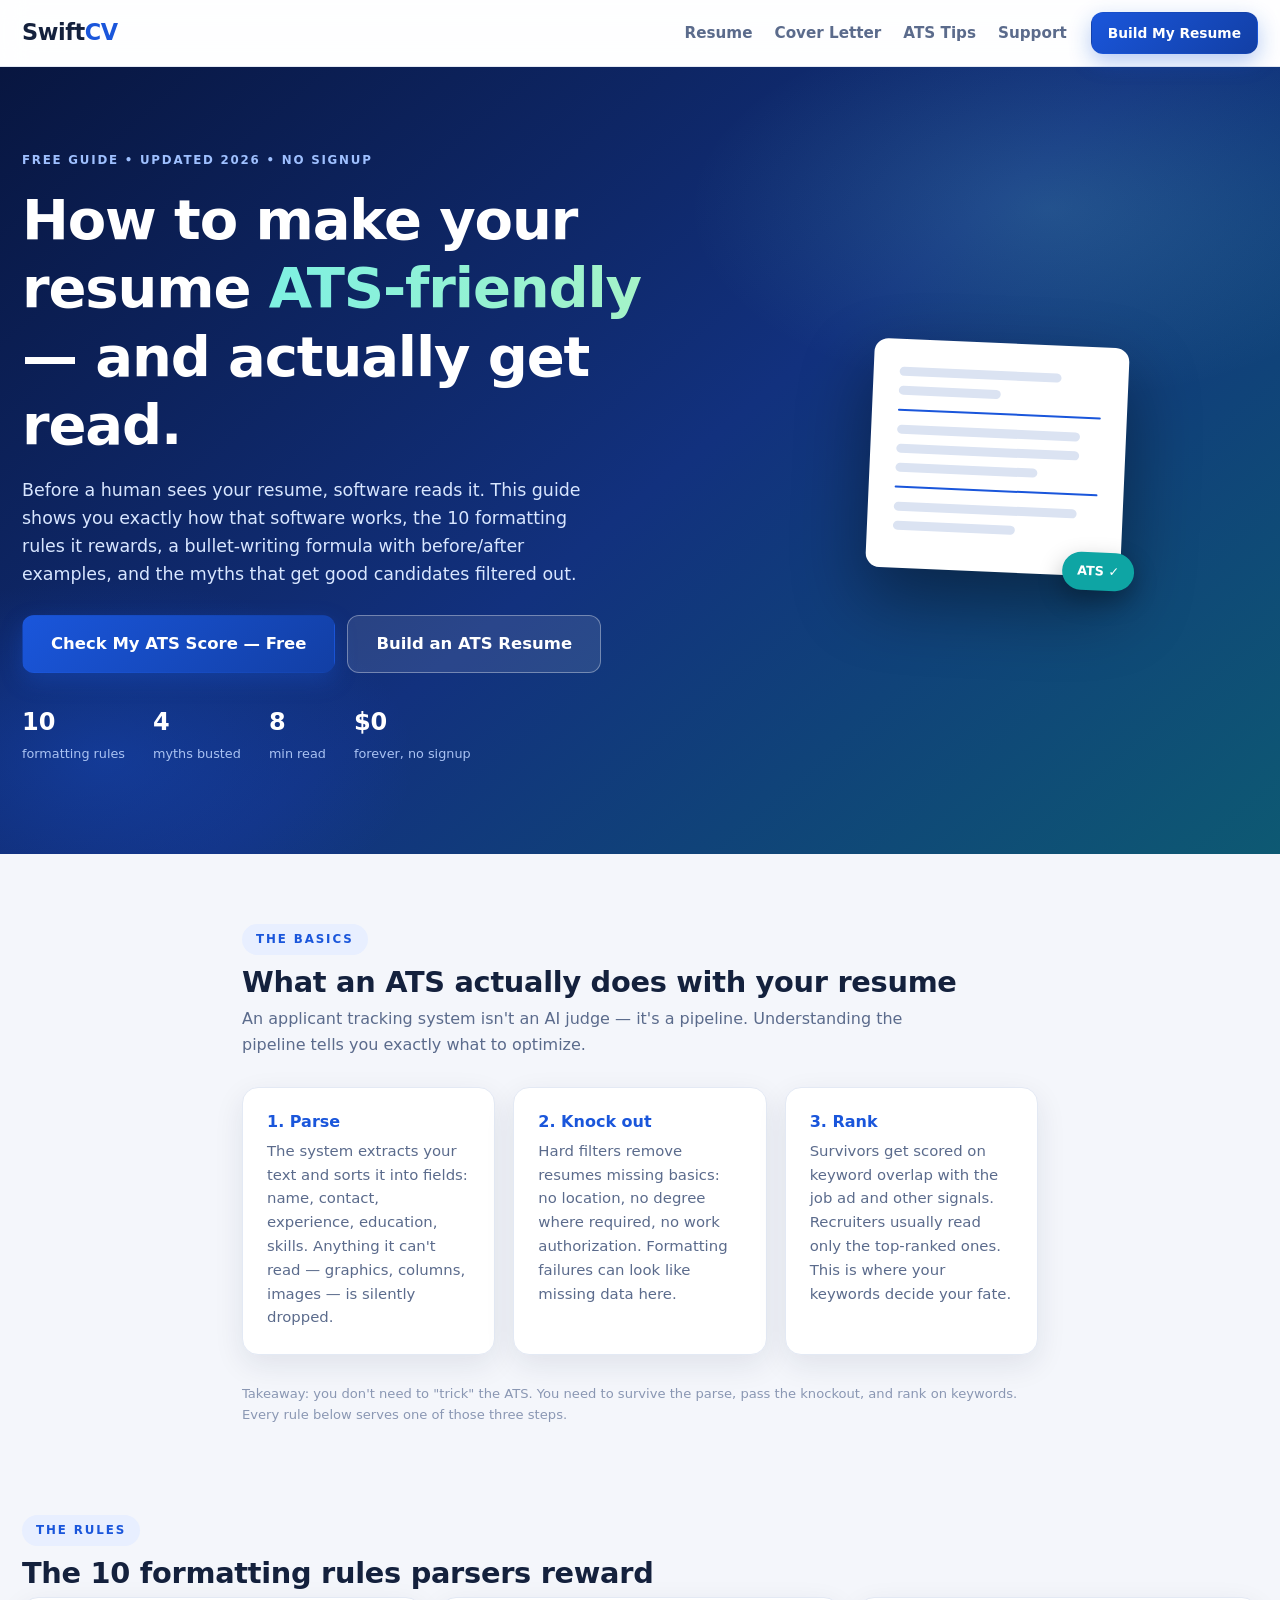
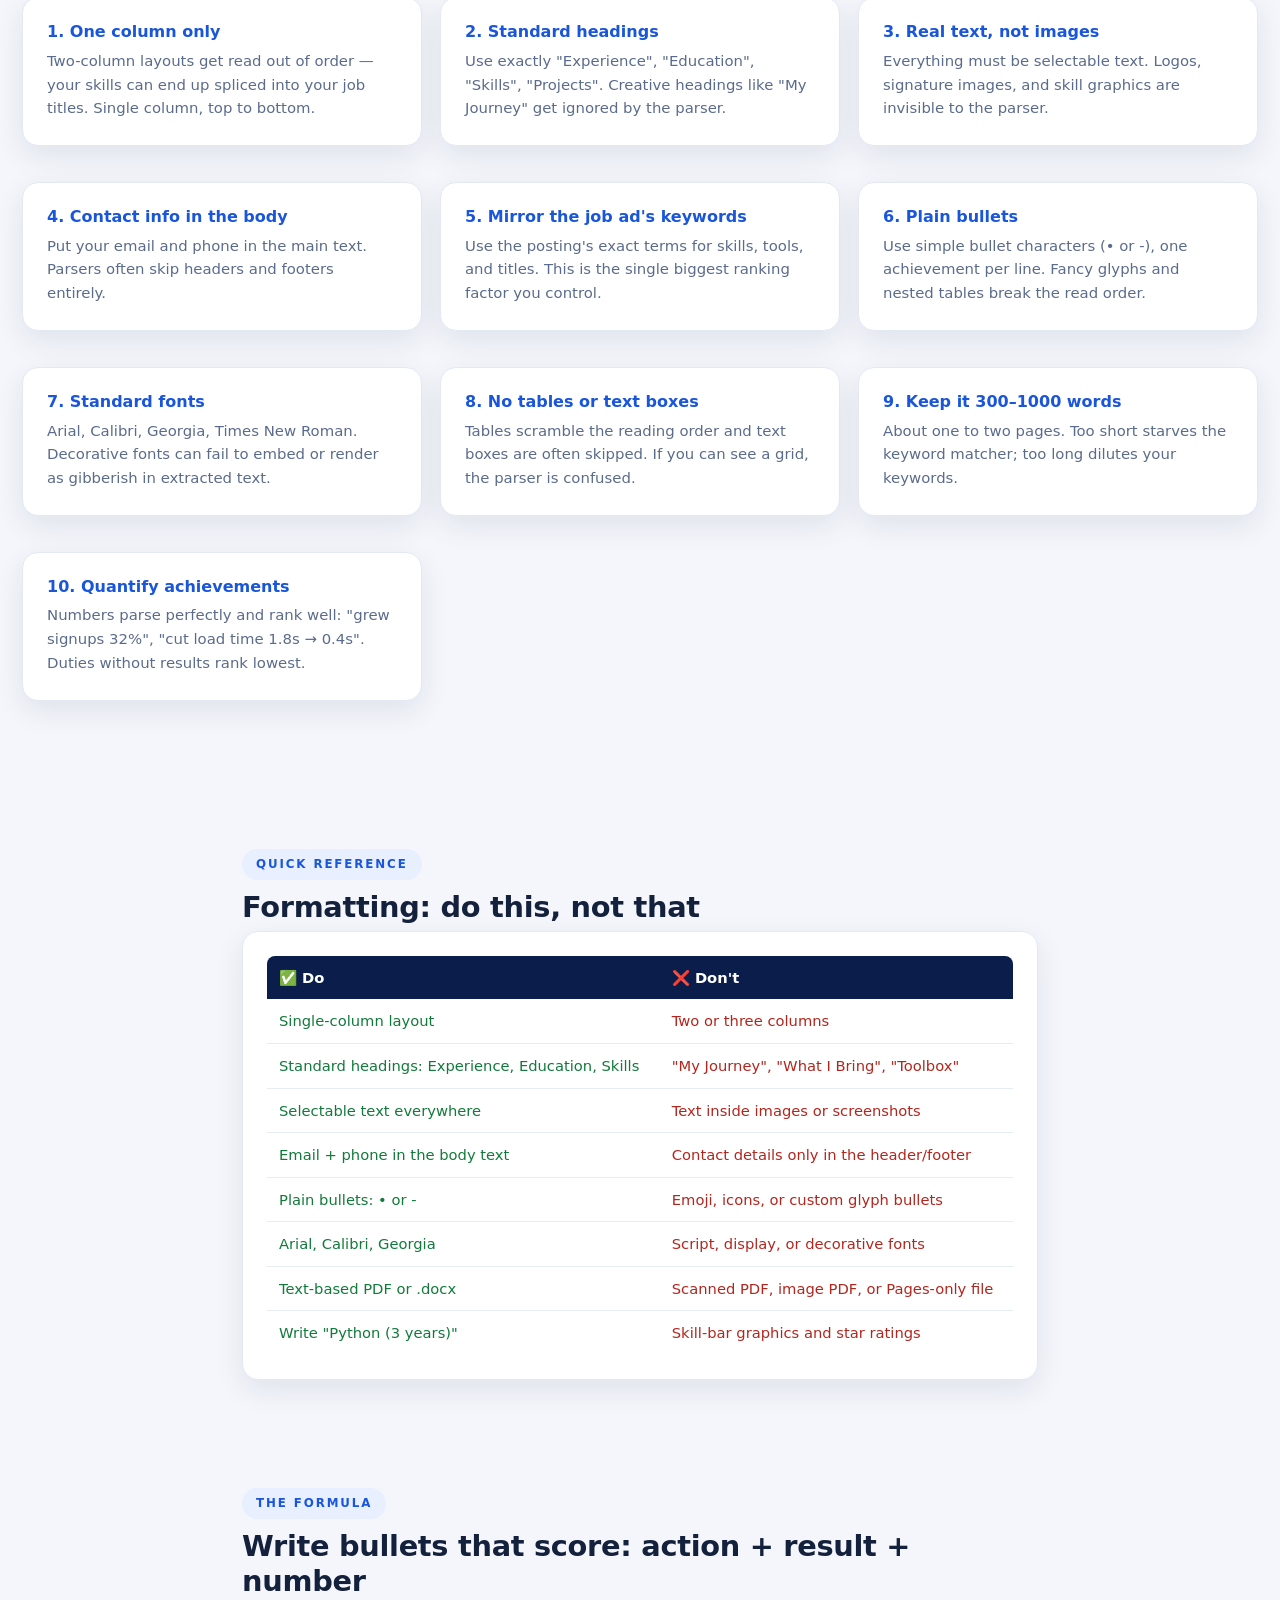
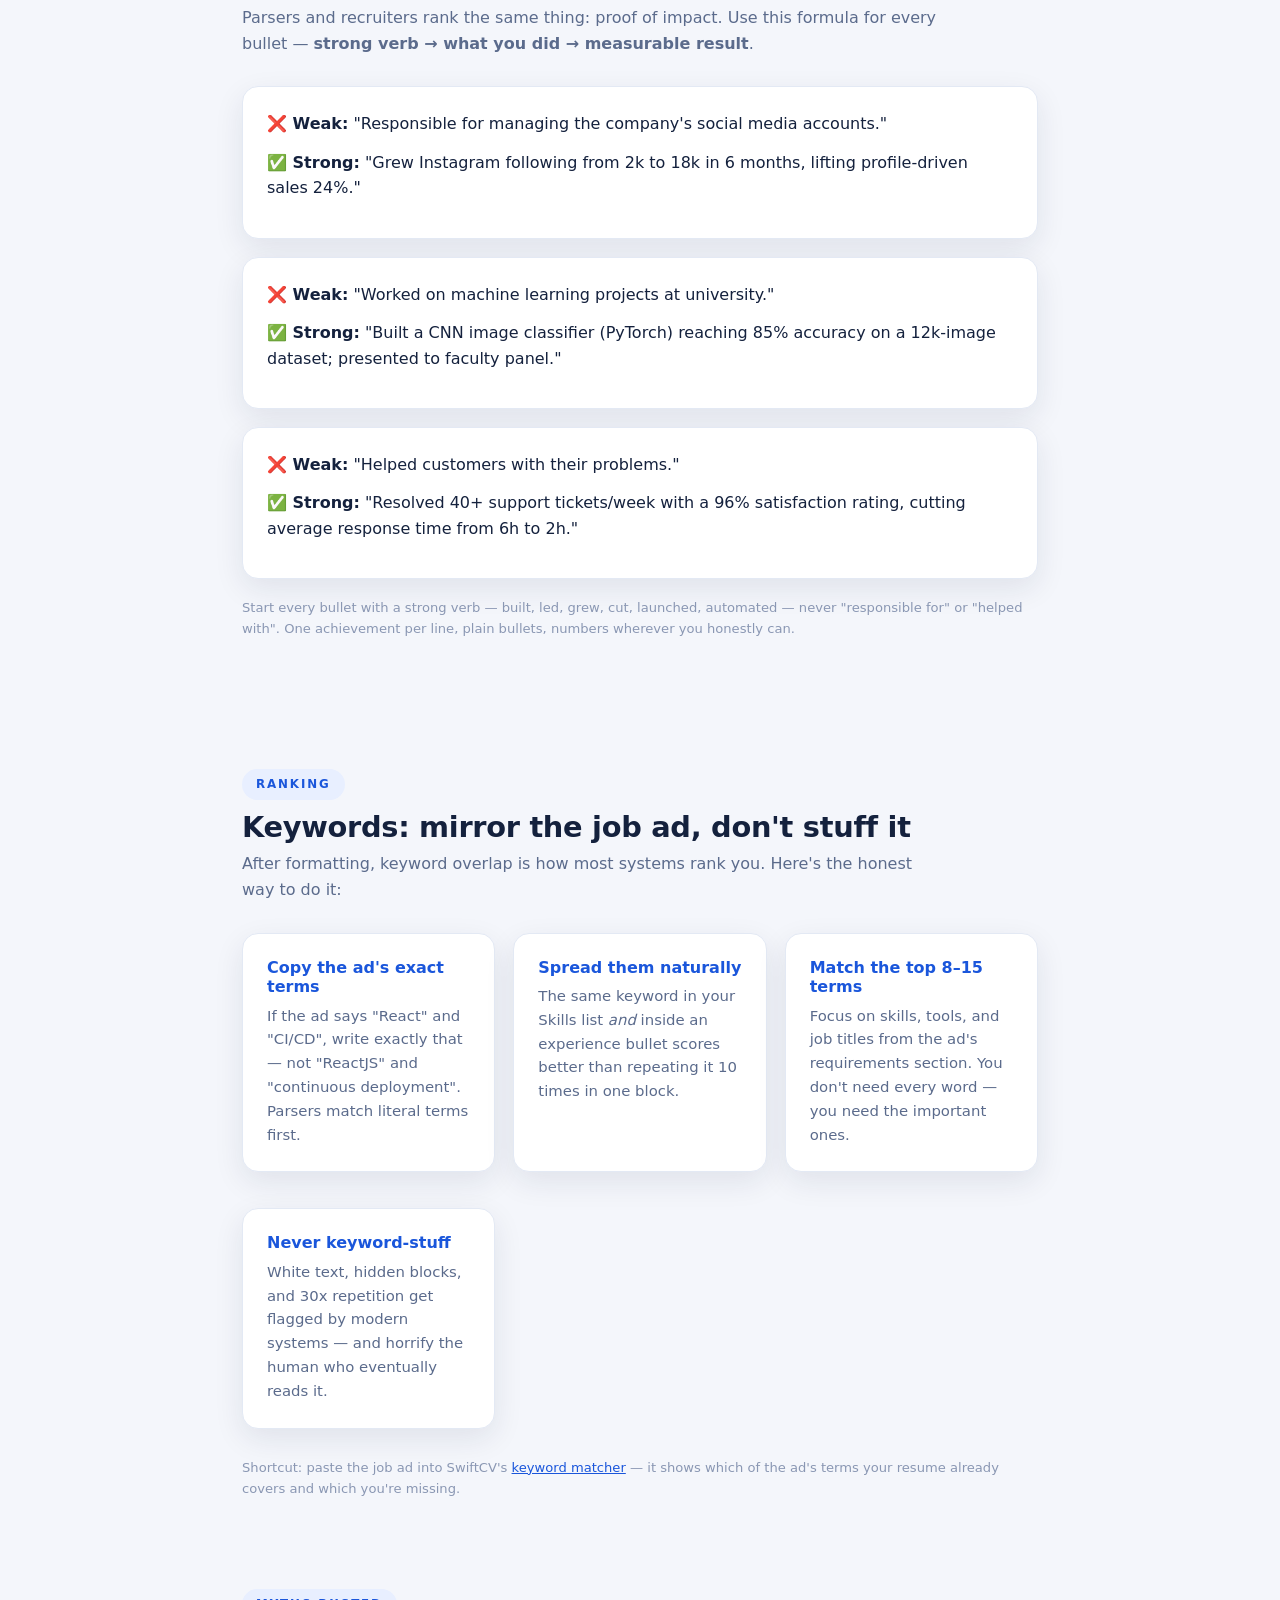
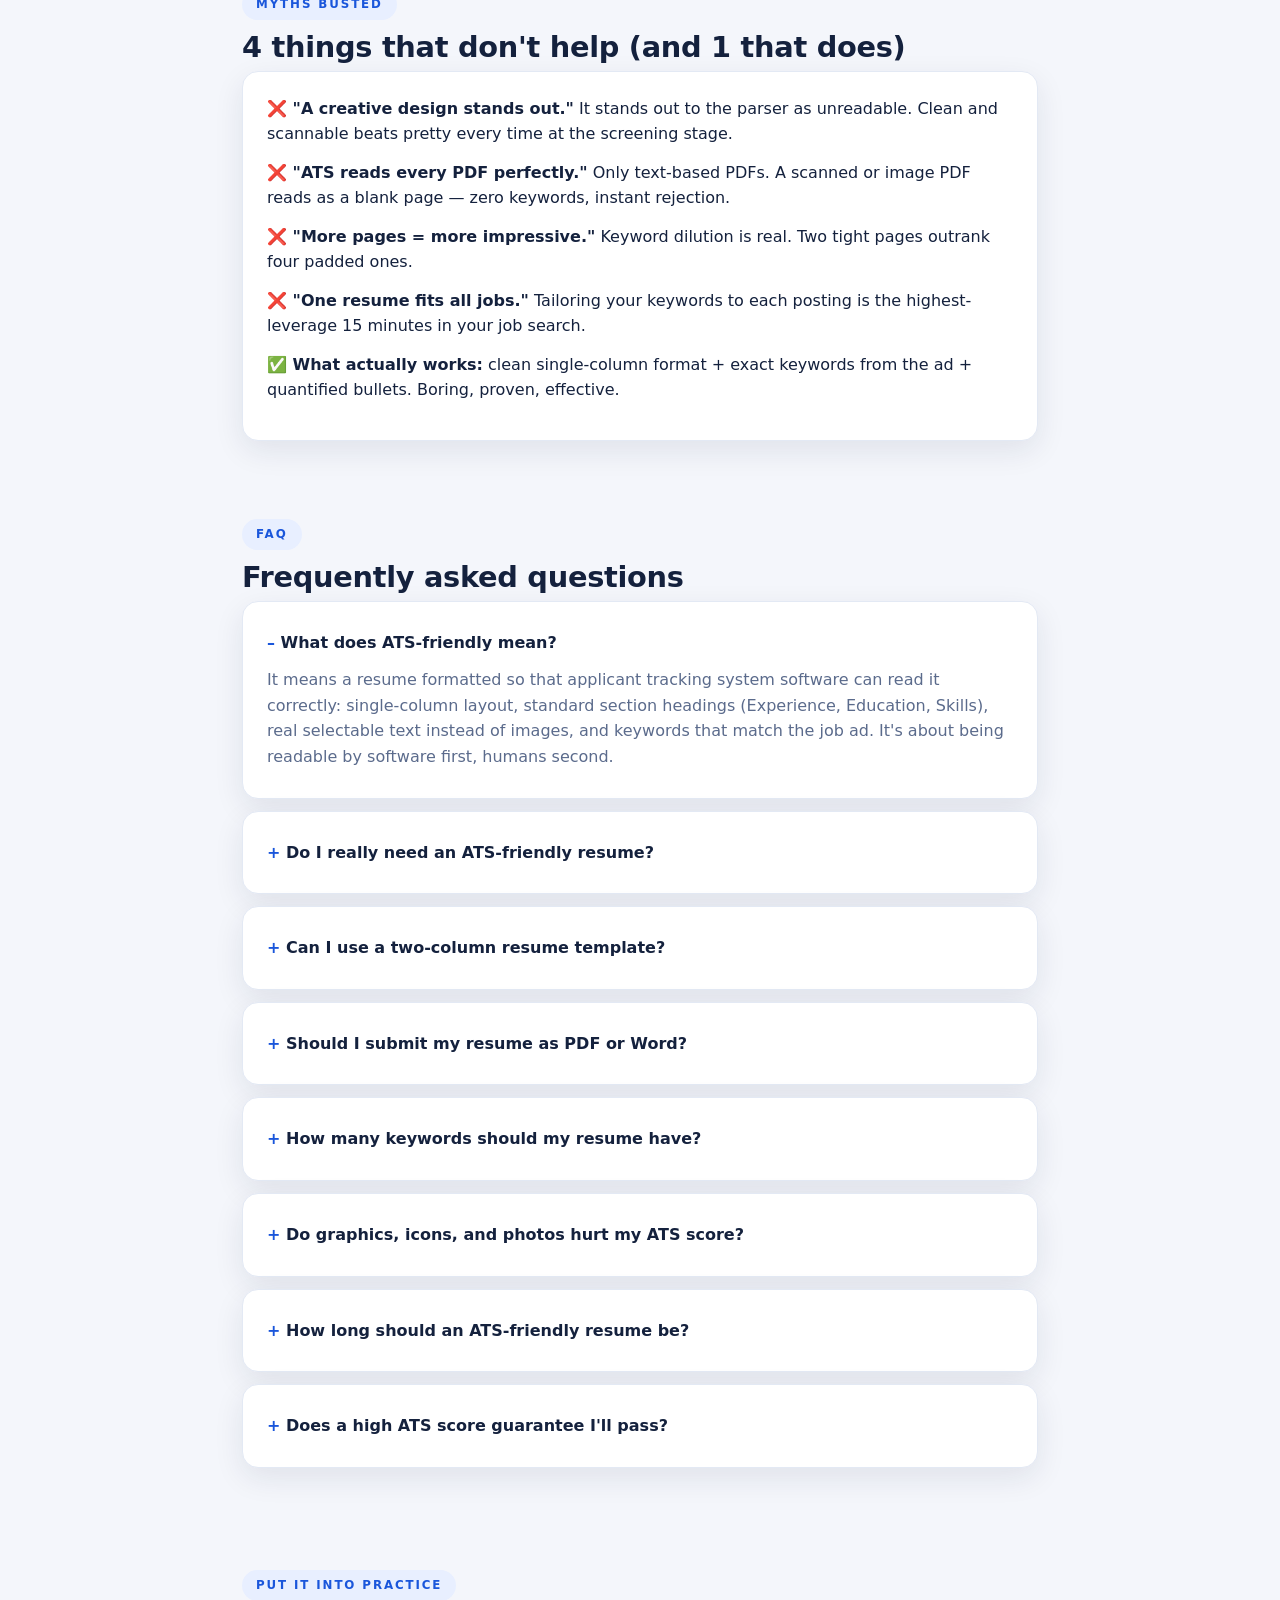
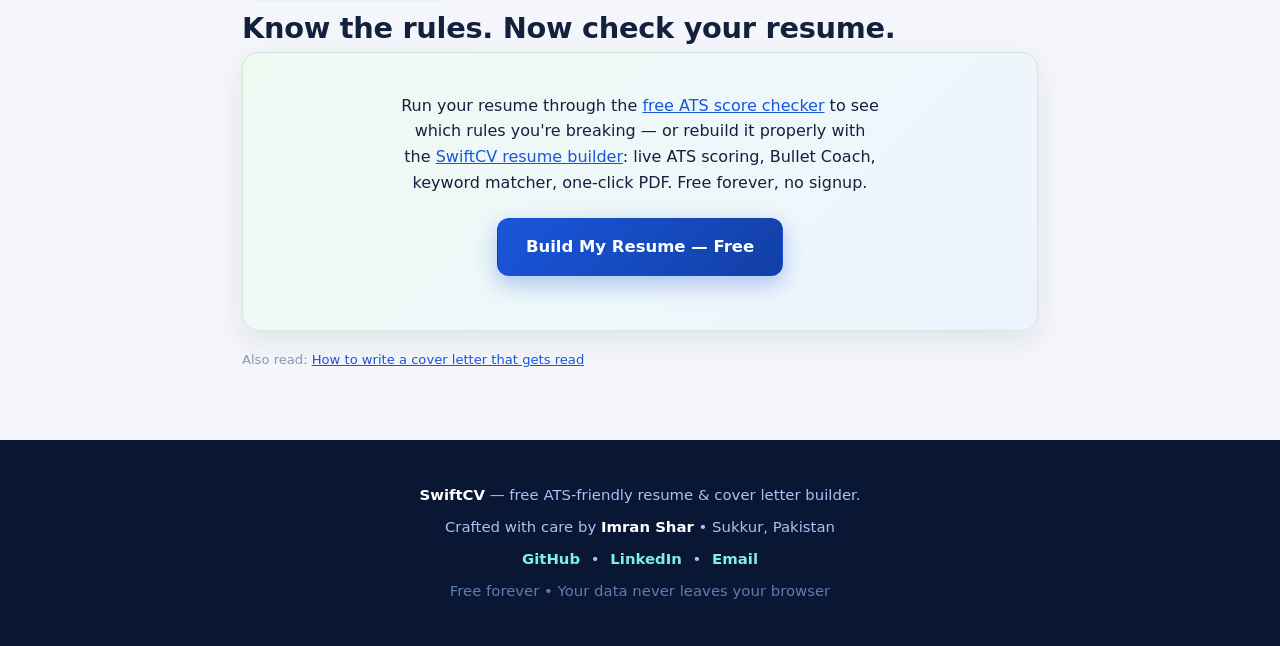
<file: ats-resume-guide.html>
<!DOCTYPE html>
<html lang="en">
<head>
<meta charset="UTF-8">
<meta name="viewport" content="width=device-width, initial-scale=1.0">
<title>How to Make Your Resume ATS-Friendly (2026 Guide) — Free | SwiftCV</title>
<meta name="description" content="A practical 2026 guide to beating the ATS: 10 formatting rules, do/don't table, bullet formula with examples, keyword tips, and myths busted. Free forever, no signup.">
<meta name="keywords" content="how to make resume ats friendly, ats resume tips, beat applicant tracking system, ats friendly resume format, resume ats guide">
<link rel="canonical" href="https://swiftcv.neocities.org/ats-resume-guide">
<meta property="og:type" content="website">
<meta property="og:site_name" content="SwiftCV">
<meta property="og:title" content="How to Make Your Resume ATS-Friendly (2026 Guide)">
<meta property="og:description" content="10 formatting rules, a bullet formula with before/after examples, keyword tips, and myths busted. Free guide, no signup.">
<meta property="og:url" content="https://swiftcv.neocities.org/ats-resume-guide">
<meta name="twitter:card" content="summary">
<meta name="twitter:title" content="How to Make Your Resume ATS-Friendly (2026 Guide)">
<meta name="twitter:description" content="10 rules, bullet formula, keyword tips, myths busted. Free, no signup.">
<meta name="theme-color" content="#0b1e4b">
<script type="application/ld+json">
{
  "@context": "https://schema.org",
  "@type": "Article",
  "headline": "How to Make Your Resume ATS-Friendly (2026 Guide)",
  "description": "A practical guide to passing applicant tracking systems: the 10 formatting rules parsers reward, a bullet-writing formula, keyword strategy, and common myths.",
  "url": "https://swiftcv.neocities.org/ats-resume-guide",
  "datePublished": "2026-10-23",
  "author": { "@type": "Person", "name": "Imran Shar", "url": "https://github.com/imran-shar" },
  "publisher": { "@type": "Organization", "name": "SwiftCV", "url": "https://swiftcv.neocities.org/" }
}
</script>
<script type="application/ld+json">
{
  "@context": "https://schema.org",
  "@type": "FAQPage",
  "mainEntity": [
    {
      "@type": "Question",
      "name": "What does ATS-friendly mean?",
      "acceptedAnswer": {
        "@type": "Answer",
        "text": "It means a resume formatted so that applicant tracking system software can read it correctly: single-column layout, standard section headings (Experience, Education, Skills), real selectable text instead of images, and keywords that match the job ad. It's about being readable by software first, humans second."
      }
    },
    {
      "@type": "Question",
      "name": "Do I really need an ATS-friendly resume?",
      "acceptedAnswer": {
        "@type": "Answer",
        "text": "If you apply online to medium or large companies, yes — most of them run every resume through an ATS before a human ever looks. A resume the parser can't read correctly gets ranked low or filtered out, no matter how qualified you are."
      }
    },
    {
      "@type": "Question",
      "name": "Can I use a two-column resume template?",
      "acceptedAnswer": {
        "@type": "Answer",
        "text": "Not if you want it to pass an ATS. Two-column layouts, text boxes, and tables routinely get read out of order by parsers — your skills section can end up spliced into your work history. Use a single column."
      }
    },
    {
      "@type": "Question",
      "name": "Should I submit my resume as PDF or Word?",
      "acceptedAnswer": {
        "@type": "Answer",
        "text": "A text-based PDF is safe with most modern systems; Word (.docx) is the safest universally. Never submit a scanned or image-based PDF — parsers read it as a blank page. If in doubt, follow what the job posting asks for."
      }
    },
    {
      "@type": "Question",
      "name": "How many keywords should my resume have?",
      "acceptedAnswer": {
        "@type": "Answer",
        "text": "Mirror the job ad's most important 8–15 terms naturally — skills, tools, and job titles — in your experience bullets and skills section. Keyword stuffing (repeating a term 20 times in white text) gets flagged; natural repetition across relevant sections scores best."
      }
    },
    {
      "@type": "Question",
      "name": "Do graphics, icons, and photos hurt my ATS score?",
      "acceptedAnswer": {
        "@type": "Answer",
        "text": "Yes. Parsers can't read skill-bar graphics, icons, or photos — they see nothing where you think there's content. Text does the work: write 'Python (3 years)' instead of a bar chart. Photos can also trigger bias filters, so most guides say skip them unless the job asks."
      }
    },
    {
      "@type": "Question",
      "name": "How long should an ATS-friendly resume be?",
      "acceptedAnswer": {
        "@type": "Answer",
        "text": "Roughly 300–1000 words — about one to two pages. Too short looks empty and starves the keyword matcher; much longer dilutes your keywords and bores the human who reads it next."
      }
    },
    {
      "@type": "Question",
      "name": "Does a high ATS score guarantee I'll pass?",
      "acceptedAnswer": {
        "@type": "Answer",
        "text": "No — every employer's system parses and ranks differently, and no format can fix weak content. What a high score means is that formatting is no longer the reason you're being filtered out, which puts you ahead of most applicants."
      }
    }
  ]
}
</script>
<link rel="icon" href="data:image/svg+xml,%3Csvg xmlns='http://www.w3.org/2000/svg' viewBox='0 0 64 64'%3E%3Crect width='64' height='64' rx='14' fill='%231a56db'/%3E%3Ctext x='32' y='44' font-family='Arial' font-size='34' font-weight='bold' fill='white' text-anchor='middle'%3ES%3C/text%3E%3C/svg%3E">
<link rel="stylesheet" href="styles.css">
</head>
<body>

<header class="site-header">
  <div class="wrap header-inner">
    <a class="logo" href="/">Swift<span>CV</span></a>
    <nav class="nav">
      <a href="/#builder">Resume</a>
      <a href="/#cover-letter">Cover Letter</a>
      <a href="/#tips">ATS Tips</a>
      <a href="/#support">Support</a>
    </nav>
    <a class="btn btn-primary btn-sm" href="/#builder">Build My Resume</a>
  </div>
</header>

<main id="top">

  <!-- HERO -->
  <section class="hero">
    <div class="wrap hero-inner">
      <div class="hero-copy">
        <p class="eyebrow">Free guide &bull; Updated 2026 &bull; No signup</p>
        <h1>How to make your resume <em>ATS-friendly</em> — and actually get read.</h1>
        <p class="lede">Before a human sees your resume, software reads it. This guide shows you exactly how that software works, the 10 formatting rules it rewards, a bullet-writing formula with before/after examples, and the myths that get good candidates filtered out.</p>
        <div class="hero-cta">
          <a class="btn btn-primary btn-lg" href="ats-score-checker">Check My ATS Score — Free</a>
          <a class="btn btn-ghost btn-lg" href="/#builder">Build an ATS Resume</a>
        </div>
        <div class="hero-stats">
          <div class="stat"><strong>10</strong><span>formatting rules</span></div>
          <div class="stat"><strong>4</strong><span>myths busted</span></div>
          <div class="stat"><strong>8</strong><span>min read</span></div>
          <div class="stat"><strong>$0</strong><span>forever, no signup</span></div>
        </div>
      </div>
      <div class="hero-art" aria-hidden="true">
        <div class="mini-doc">
          <div class="mini-line w80"></div>
          <div class="mini-line w50"></div>
          <div class="mini-rule"></div>
          <div class="mini-line w90"></div>
          <div class="mini-line w90"></div>
          <div class="mini-line w70"></div>
          <div class="mini-rule"></div>
          <div class="mini-line w90"></div>
          <div class="mini-line w60"></div>
          <div class="mini-badge">ATS ✓</div>
        </div>
      </div>
    </div>
  </section>

  <!-- WHAT ATS DOES -->
  <section class="builder-section">
    <div class="wrap narrow">
      <p class="eyebrow2">The basics</p>
      <h2 class="section-title">What an ATS actually does with your resume</h2>
      <p class="section-sub">An applicant tracking system isn't an AI judge — it's a pipeline. Understanding the pipeline tells you exactly what to optimize.</p>
      <div class="tips-grid">
        <div class="card tip"><h4>1. Parse</h4><p>The system extracts your text and sorts it into fields: name, contact, experience, education, skills. Anything it can't read — graphics, columns, images — is silently dropped.</p></div>
        <div class="card tip"><h4>2. Knock out</h4><p>Hard filters remove resumes missing basics: no location, no degree where required, no work authorization. Formatting failures can look like missing data here.</p></div>
        <div class="card tip"><h4>3. Rank</h4><p>Survivors get scored on keyword overlap with the job ad and other signals. Recruiters usually read only the top-ranked ones. This is where your keywords decide your fate.</p></div>
      </div>
      <p class="fine">Takeaway: you don't need to "trick" the ATS. You need to survive the parse, pass the knockout, and rank on keywords. Every rule below serves one of those three steps.</p>
    </div>
  </section>

  <!-- 10 RULES -->
  <section class="tips-section">
    <div class="wrap">
      <p class="eyebrow2">The rules</p>
      <h2 class="section-title">The 10 formatting rules parsers reward</h2>
      <div class="tips-grid">
        <div class="card tip"><h4>1. One column only</h4><p>Two-column layouts get read out of order — your skills can end up spliced into your job titles. Single column, top to bottom.</p></div>
        <div class="card tip"><h4>2. Standard headings</h4><p>Use exactly "Experience", "Education", "Skills", "Projects". Creative headings like "My Journey" get ignored by the parser.</p></div>
        <div class="card tip"><h4>3. Real text, not images</h4><p>Everything must be selectable text. Logos, signature images, and skill graphics are invisible to the parser.</p></div>
        <div class="card tip"><h4>4. Contact info in the body</h4><p>Put your email and phone in the main text. Parsers often skip headers and footers entirely.</p></div>
        <div class="card tip"><h4>5. Mirror the job ad's keywords</h4><p>Use the posting's exact terms for skills, tools, and titles. This is the single biggest ranking factor you control.</p></div>
        <div class="card tip"><h4>6. Plain bullets</h4><p>Use simple bullet characters (• or -), one achievement per line. Fancy glyphs and nested tables break the read order.</p></div>
        <div class="card tip"><h4>7. Standard fonts</h4><p>Arial, Calibri, Georgia, Times New Roman. Decorative fonts can fail to embed or render as gibberish in extracted text.</p></div>
        <div class="card tip"><h4>8. No tables or text boxes</h4><p>Tables scramble the reading order and text boxes are often skipped. If you can see a grid, the parser is confused.</p></div>
        <div class="card tip"><h4>9. Keep it 300–1000 words</h4><p>About one to two pages. Too short starves the keyword matcher; too long dilutes your keywords.</p></div>
        <div class="card tip"><h4>10. Quantify achievements</h4><p>Numbers parse perfectly and rank well: "grew signups 32%", "cut load time 1.8s → 0.4s". Duties without results rank lowest.</p></div>
      </div>
    </div>
  </section>

  <!-- DO / DON'T -->
  <section class="builder-section">
    <div class="wrap narrow">
      <p class="eyebrow2">Quick reference</p>
      <h2 class="section-title">Formatting: do this, not that</h2>
      <div class="card">
        <table class="compare-table">
          <thead><tr><th>✅ Do</th><th>❌ Don't</th></tr></thead>
          <tbody>
            <tr><td>Single-column layout</td><td>Two or three columns</td></tr>
            <tr><td>Standard headings: Experience, Education, Skills</td><td>"My Journey", "What I Bring", "Toolbox"</td></tr>
            <tr><td>Selectable text everywhere</td><td>Text inside images or screenshots</td></tr>
            <tr><td>Email + phone in the body text</td><td>Contact details only in the header/footer</td></tr>
            <tr><td>Plain bullets: • or -</td><td>Emoji, icons, or custom glyph bullets</td></tr>
            <tr><td>Arial, Calibri, Georgia</td><td>Script, display, or decorative fonts</td></tr>
            <tr><td>Text-based PDF or .docx</td><td>Scanned PDF, image PDF, or Pages-only file</td></tr>
            <tr><td>Write "Python (3 years)"</td><td>Skill-bar graphics and star ratings</td></tr>
          </tbody>
        </table>
      </div>
    </div>
  </section>

  <!-- BULLET FORMULA -->
  <section class="tips-section">
    <div class="wrap narrow">
      <p class="eyebrow2">The formula</p>
      <h2 class="section-title">Write bullets that score: action + result + number</h2>
      <p class="section-sub">Parsers and recruiters rank the same thing: proof of impact. Use this formula for every bullet — <strong>strong verb → what you did → measurable result</strong>.</p>
      <div class="card">
        <p><strong>❌ Weak:</strong> "Responsible for managing the company's social media accounts."</p>
        <p><strong>✅ Strong:</strong> "Grew Instagram following from 2k to 18k in 6 months, lifting profile-driven sales 24%."</p>
      </div>
      <div class="card">
        <p><strong>❌ Weak:</strong> "Worked on machine learning projects at university."</p>
        <p><strong>✅ Strong:</strong> "Built a CNN image classifier (PyTorch) reaching 85% accuracy on a 12k-image dataset; presented to faculty panel."</p>
      </div>
      <div class="card">
        <p><strong>❌ Weak:</strong> "Helped customers with their problems."</p>
        <p><strong>✅ Strong:</strong> "Resolved 40+ support tickets/week with a 96% satisfaction rating, cutting average response time from 6h to 2h."</p>
      </div>
      <p class="fine">Start every bullet with a strong verb — built, led, grew, cut, launched, automated — never "responsible for" or "helped with". One achievement per line, plain bullets, numbers wherever you honestly can.</p>
    </div>
  </section>

  <!-- KEYWORDS -->
  <section class="builder-section">
    <div class="wrap narrow">
      <p class="eyebrow2">Ranking</p>
      <h2 class="section-title">Keywords: mirror the job ad, don't stuff it</h2>
      <p class="section-sub">After formatting, keyword overlap is how most systems rank you. Here's the honest way to do it:</p>
      <div class="tips-grid">
        <div class="card tip"><h4>Copy the ad's exact terms</h4><p>If the ad says "React" and "CI/CD", write exactly that — not "ReactJS" and "continuous deployment". Parsers match literal terms first.</p></div>
        <div class="card tip"><h4>Spread them naturally</h4><p>The same keyword in your Skills list <em>and</em> inside an experience bullet scores better than repeating it 10 times in one block.</p></div>
        <div class="card tip"><h4>Match the top 8–15 terms</h4><p>Focus on skills, tools, and job titles from the ad's requirements section. You don't need every word — you need the important ones.</p></div>
        <div class="card tip"><h4>Never keyword-stuff</h4><p>White text, hidden blocks, and 30x repetition get flagged by modern systems — and horrify the human who eventually reads it.</p></div>
      </div>
      <p class="fine">Shortcut: paste the job ad into SwiftCV's <a href="/#builder">keyword matcher</a> — it shows which of the ad's terms your resume already covers and which you're missing.</p>
    </div>
  </section>

  <!-- MYTHS -->
  <section class="tips-section">
    <div class="wrap narrow">
      <p class="eyebrow2">Myths busted</p>
      <h2 class="section-title">4 things that don't help (and 1 that does)</h2>
      <div class="card">
        <p><strong>❌ "A creative design stands out."</strong> It stands out to the parser as unreadable. Clean and scannable beats pretty every time at the screening stage.</p>
        <p><strong>❌ "ATS reads every PDF perfectly."</strong> Only text-based PDFs. A scanned or image PDF reads as a blank page — zero keywords, instant rejection.</p>
        <p><strong>❌ "More pages = more impressive."</strong> Keyword dilution is real. Two tight pages outrank four padded ones.</p>
        <p><strong>❌ "One resume fits all jobs."</strong> Tailoring your keywords to each posting is the highest-leverage 15 minutes in your job search.</p>
        <p><strong>✅ What actually works:</strong> clean single-column format + exact keywords from the ad + quantified bullets. Boring, proven, effective.</p>
      </div>
    </div>
  </section>

  <!-- FAQ -->
  <section id="faq" class="faq-section">
    <div class="wrap narrow">
      <p class="eyebrow2">FAQ</p>
      <h2 class="section-title">Frequently asked questions</h2>
      <details class="card" open><summary>What does ATS-friendly mean?</summary><p>It means a resume formatted so that applicant tracking system software can read it correctly: single-column layout, standard section headings (Experience, Education, Skills), real selectable text instead of images, and keywords that match the job ad. It's about being readable by software first, humans second.</p></details>
      <details class="card"><summary>Do I really need an ATS-friendly resume?</summary><p>If you apply online to medium or large companies, yes — most run every resume through an ATS before a human ever looks. A resume the parser can't read correctly gets ranked low or filtered out, no matter how qualified you are.</p></details>
      <details class="card"><summary>Can I use a two-column resume template?</summary><p>Not if you want it to pass an ATS. Two-column layouts, text boxes, and tables routinely get read out of order by parsers — your skills section can end up spliced into your work history. Use a single column.</p></details>
      <details class="card"><summary>Should I submit my resume as PDF or Word?</summary><p>A text-based PDF is safe with most modern systems; Word (.docx) is the safest universally. Never submit a scanned or image-based PDF — parsers read it as a blank page. If in doubt, follow what the job posting asks for.</p></details>
      <details class="card"><summary>How many keywords should my resume have?</summary><p>Mirror the job ad's most important 8–15 terms naturally — skills, tools, and job titles — in your experience bullets and skills section. Keyword stuffing gets flagged; natural repetition across relevant sections scores best.</p></details>
      <details class="card"><summary>Do graphics, icons, and photos hurt my ATS score?</summary><p>Yes. Parsers can't read skill-bar graphics, icons, or photos — they see nothing where you think there's content. Write "Python (3 years)" instead of a bar chart. Photos can also trigger bias filters, so skip them unless the job asks.</p></details>
      <details class="card"><summary>How long should an ATS-friendly resume be?</summary><p>Roughly 300–1000 words — about one to two pages. Too short starves the keyword matcher; much longer dilutes your keywords and bores the human who reads it next.</p></details>
      <details class="card"><summary>Does a high ATS score guarantee I'll pass?</summary><p>No — every employer's system parses and ranks differently, and no format can fix weak content. What a high score means is that formatting is no longer the reason you're being filtered out, which puts you ahead of most applicants.</p></details>
    </div>
  </section>

  <!-- CTA -->
  <section class="support-section">
    <div class="wrap narrow">
      <p class="eyebrow2">Put it into practice</p>
      <h2 class="section-title">Know the rules. Now check your resume.</h2>
      <div class="card support-card">
        <p>Run your resume through the <a href="ats-score-checker">free ATS score checker</a> to see which rules you're breaking — or rebuild it properly with the <a href="/#builder">SwiftCV resume builder</a>: live ATS scoring, Bullet Coach, keyword matcher, one-click PDF. Free forever, no signup.</p>
        <a class="btn btn-primary btn-lg" href="/#builder">Build My Resume — Free</a>
      </div>
      <p class="fine">Also read: <a href="cover-letter-guide">How to write a cover letter that gets read</a></p>
    </div>
  </section>

</main>

<footer class="site-footer">
  <div class="wrap footer-inner">
    <p class="footer-brand"><strong>SwiftCV</strong> — free ATS-friendly resume &amp; cover letter builder.</p>
    <p class="footer-owner">Crafted with care by <strong>Imran Shar</strong> &bull; Sukkur, Pakistan</p>
    <p class="footer-social">
      <a href="https://github.com/imran-shar" target="_blank" rel="noopener">GitHub</a>
      <span aria-hidden="true">&bull;</span>
      <a href="https://linkedin.com/in/imran-shar-946106374" target="_blank" rel="noopener">LinkedIn</a>
      <span aria-hidden="true">&bull;</span>
      <a href="mailto:imranshar122@gmail.com">Email</a>
    </p>
    <p class="footer-fine">Free forever &bull; Your data never leaves your browser</p>
  </div>
</footer>

<div id="toast" class="toast" role="status" aria-live="polite"></div>
</body>
</html>
</file>
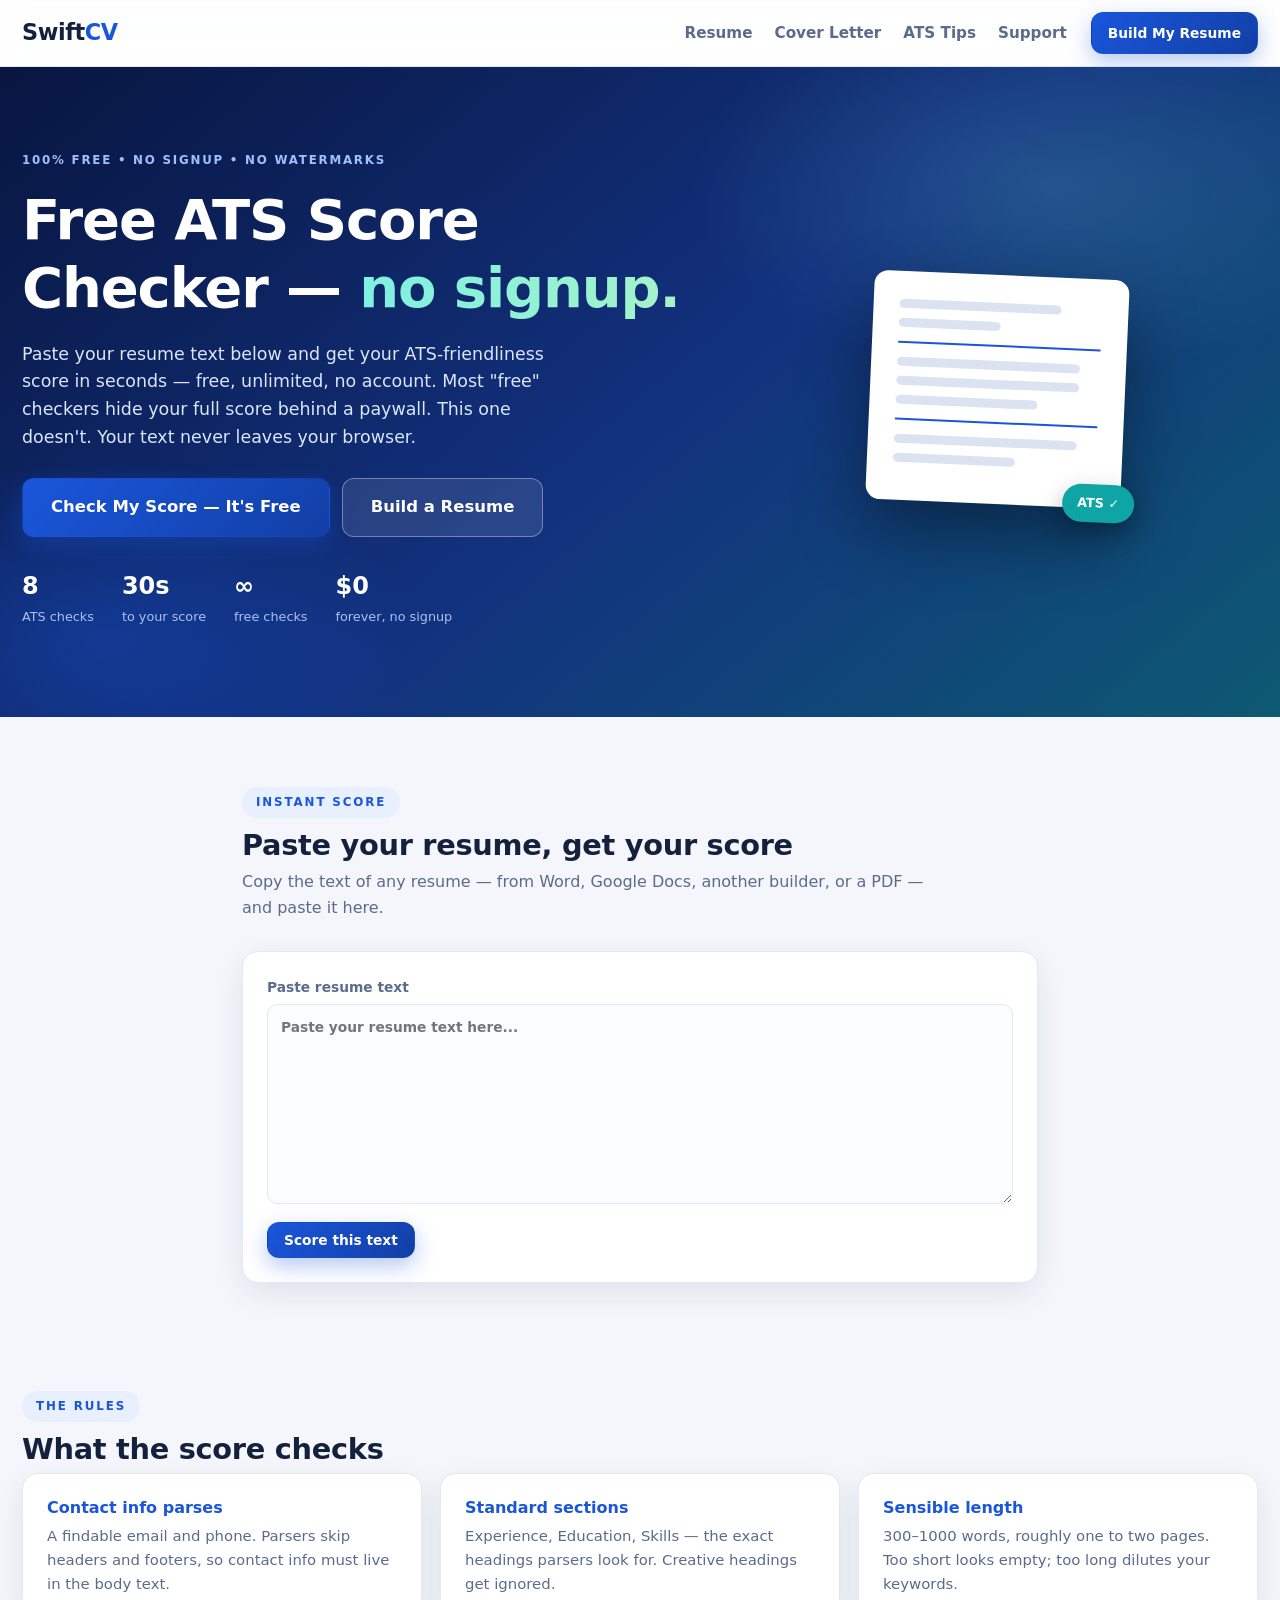
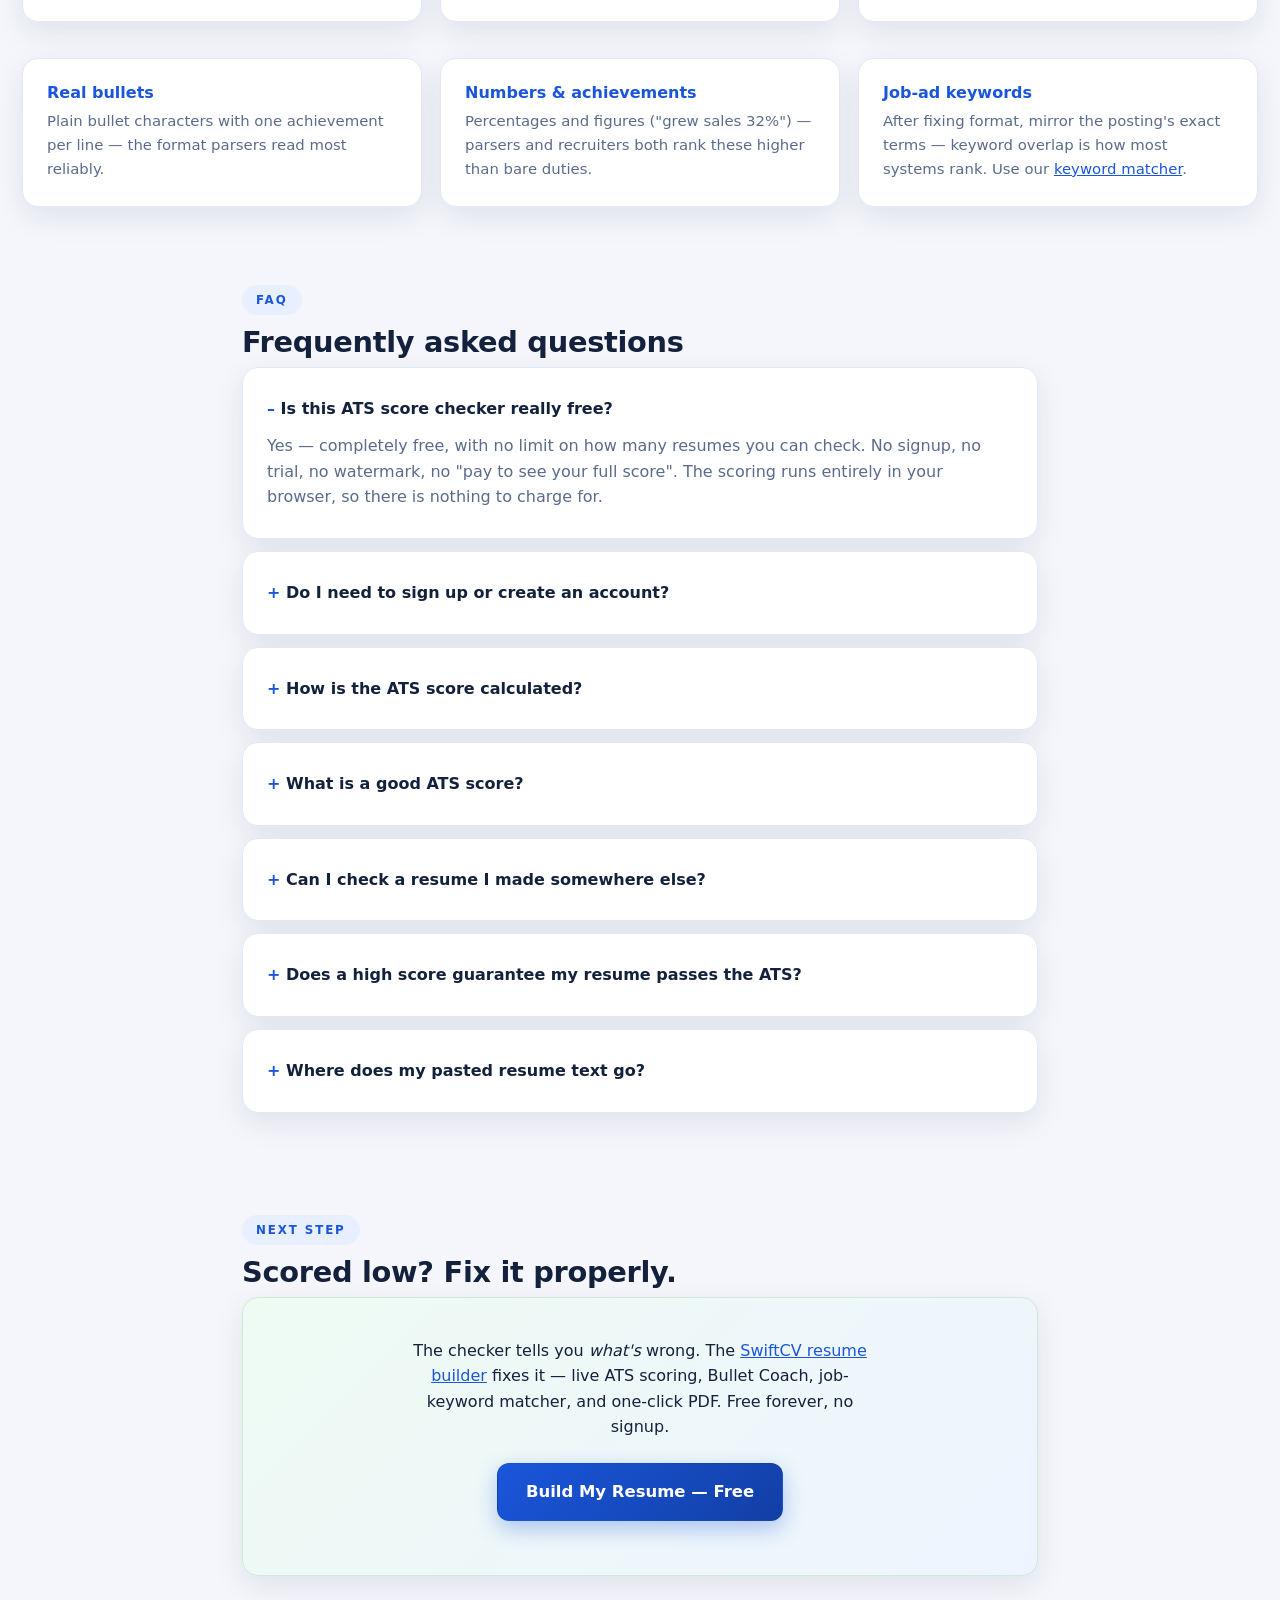
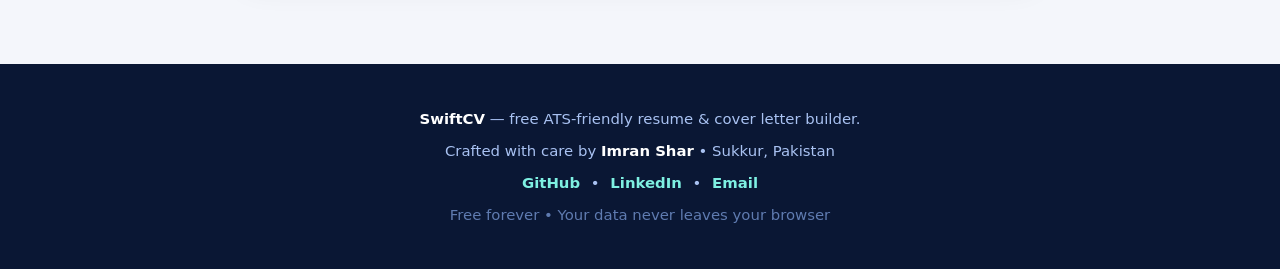
<file: ats-score-checker.html>
<!DOCTYPE html>
<html lang="en">
<head>
<meta charset="UTF-8">
<meta name="viewport" content="width=device-width, initial-scale=1.0">
<title>Free ATS Score Checker — No Signup | SwiftCV</title>
<meta name="description" content="Check your resume's ATS score free in seconds — no signup, no limit, no watermark. Paste your resume text and get an instant ATS-friendliness score with concrete fix tips. Your data never leaves your browser.">
<meta name="keywords" content="free ats score checker, check my resume ats score free, ats score checker no signup, ats resume checker free, resume ats score">
<link rel="canonical" href="https://swiftcv.neocities.org/ats-score-checker">
<meta property="og:type" content="website">
<meta property="og:site_name" content="SwiftCV">
<meta property="og:title" content="Free ATS Score Checker — No Signup | SwiftCV">
<meta property="og:description" content="Paste your resume text, get your ATS score in seconds. Free forever, no signup, no watermark. Your data never leaves your browser.">
<meta property="og:url" content="https://swiftcv.neocities.org/ats-score-checker">
<meta name="twitter:card" content="summary">
<meta name="twitter:title" content="Free ATS Score Checker — No Signup">
<meta name="twitter:description" content="Check your resume's ATS score in seconds. Free, no signup, no watermark.">
<meta name="theme-color" content="#0b1e4b">
<script type="application/ld+json">
{
  "@context": "https://schema.org",
  "@type": "WebApplication",
  "name": "SwiftCV Free ATS Score Checker",
  "url": "https://swiftcv.neocities.org/ats-score-checker",
  "applicationCategory": "BusinessApplication",
  "operatingSystem": "Web",
  "description": "Free ATS score checker with no signup: paste resume text and get an instant ATS-friendliness score with section-wise checks and fix tips.",
  "offers": { "@type": "Offer", "price": "0", "priceCurrency": "USD" },
  "author": { "@type": "Person", "name": "Imran Shar", "url": "https://github.com/imran-shar" }
}
</script>
<script type="application/ld+json">
{
  "@context": "https://schema.org",
  "@type": "FAQPage",
  "mainEntity": [
    {
      "@type": "Question",
      "name": "Is this ATS score checker really free?",
      "acceptedAnswer": {
        "@type": "Answer",
        "text": "Yes — completely free, with no limit on how many resumes you can check. No signup, no trial, no watermark, no \"pay to see your full score\". The scoring runs entirely in your browser, so there is nothing to charge for."
      }
    },
    {
      "@type": "Question",
      "name": "Do I need to sign up or create an account?",
      "acceptedAnswer": {
        "@type": "Answer",
        "text": "No. Paste your resume text and get your score instantly — no account, no email, nothing stored."
      }
    },
    {
      "@type": "Question",
      "name": "How is the ATS score calculated?",
      "acceptedAnswer": {
        "@type": "Answer",
        "text": "Your resume text is checked against 8 widely-agreed ATS rules: an email address present, a phone number present, an Experience section, an Education section, a Skills section, good length (300–1000 words), bullet points used, and numbers or achievements mentioned. Each check passes, warns, or fails, and the score is the weighted average out of 100."
      }
    },
    {
      "@type": "Question",
      "name": "What is a good ATS score?",
      "acceptedAnswer": {
        "@type": "Answer",
        "text": "Aim for 75 or above. Scores of 85+ (grade A) mean your resume follows the formatting rules parsers reward; 70–84 (B) is solid; below 50 means formatting issues are likely hurting your chances."
      }
    },
    {
      "@type": "Question",
      "name": "Can I check a resume I made somewhere else?",
      "acceptedAnswer": {
        "@type": "Answer",
        "text": "Yes. Copy the text of any resume — from Word, Google Docs, another builder, or a PDF — paste it in the box, and the checker scores it the same way."
      }
    },
    {
      "@type": "Question",
      "name": "Does a high score guarantee my resume passes the ATS?",
      "acceptedAnswer": {
        "@type": "Answer",
        "text": "No tool can guarantee that — every employer's system parses differently. What a high score means is that your resume follows every widely-agreed ATS best practice (single column, standard headings, real text, keyword-rich content), which puts you ahead of most applicants."
      }
    },
    {
      "@type": "Question",
      "name": "Where does my pasted resume text go?",
      "acceptedAnswer": {
        "@type": "Answer",
        "text": "Nowhere. The score is computed locally in your browser with JavaScript — your text is never uploaded to any server, because there isn't one."
      }
    }
  ]
}
</script>
<link rel="icon" href="data:image/svg+xml,%3Csvg xmlns='http://www.w3.org/2000/svg' viewBox='0 0 64 64'%3E%3Crect width='64' height='64' rx='14' fill='%231a56db'/%3E%3Ctext x='32' y='44' font-family='Arial' font-size='34' font-weight='bold' fill='white' text-anchor='middle'%3ES%3C/text%3E%3C/svg%3E">
<link rel="stylesheet" href="styles.css">
</head>
<body>

<header class="site-header">
  <div class="wrap header-inner">
    <a class="logo" href="/">Swift<span>CV</span></a>
    <nav class="nav">
      <a href="/#builder">Resume</a>
      <a href="/#cover-letter">Cover Letter</a>
      <a href="/#tips">ATS Tips</a>
      <a href="/#support">Support</a>
    </nav>
    <a class="btn btn-primary btn-sm" href="/#builder">Build My Resume</a>
  </div>
</header>

<main id="top">

  <!-- HERO -->
  <section class="hero">
    <div class="wrap hero-inner">
      <div class="hero-copy">
        <p class="eyebrow">100% free &bull; No signup &bull; No watermarks</p>
        <h1>Free ATS Score Checker — <em>no signup.</em></h1>
        <p class="lede">Paste your resume text below and get your ATS-friendliness score in seconds — free, unlimited, no account. Most "free" checkers hide your full score behind a paywall. This one doesn't. Your text never leaves your browser.</p>
        <div class="hero-cta">
          <a class="btn btn-primary btn-lg" href="#checker">Check My Score — It's Free</a>
          <a class="btn btn-ghost btn-lg" href="/#builder">Build a Resume</a>
        </div>
        <div class="hero-stats">
          <div class="stat"><strong>8</strong><span>ATS checks</span></div>
          <div class="stat"><strong>30s</strong><span>to your score</span></div>
          <div class="stat"><strong>∞</strong><span>free checks</span></div>
          <div class="stat"><strong>$0</strong><span>forever, no signup</span></div>
        </div>
      </div>
      <div class="hero-art" aria-hidden="true">
        <div class="mini-doc">
          <div class="mini-line w80"></div>
          <div class="mini-line w50"></div>
          <div class="mini-rule"></div>
          <div class="mini-line w90"></div>
          <div class="mini-line w90"></div>
          <div class="mini-line w70"></div>
          <div class="mini-rule"></div>
          <div class="mini-line w90"></div>
          <div class="mini-line w60"></div>
          <div class="mini-badge">ATS ✓</div>
        </div>
      </div>
    </div>
  </section>

  <!-- CHECKER -->
  <section id="checker" class="builder-section">
    <div class="wrap narrow">
      <p class="eyebrow2">Instant score</p>
      <h2 class="section-title">Paste your resume, get your score</h2>
      <p class="section-sub">Copy the text of any resume — from Word, Google Docs, another builder, or a PDF — and paste it here.</p>
      <div class="card">
        <label>Paste resume text
          <textarea id="paste-input" rows="8" placeholder="Paste your resume text here..."></textarea>
        </label>
        <button type="button" class="btn btn-primary btn-sm" id="paste-run">Score this text</button>
        <div id="paste-results" class="jd-results" hidden>
          <p class="jd-score">ATS score: <strong id="paste-score">0/100</strong> <span id="paste-grade" class="muted"></span></p>
          <ul id="paste-checks" class="checks"></ul>
          <p class="fine">This estimates how well hiring software can <em>parse</em> your resume. No tool can guarantee you pass every ATS — but these are the formatting rules parsers reward. Scored a low number? Fix it properly in the <a href="/#builder">resume builder</a> — it rebuilds everything in ATS-friendly format and scores you live.</p>
        </div>
      </div>
    </div>
  </section>

  <!-- WHAT IT CHECKS -->
  <section class="tips-section">
    <div class="wrap">
      <p class="eyebrow2">The rules</p>
      <h2 class="section-title">What the score checks</h2>
      <div class="tips-grid">
        <div class="card tip"><h4>Contact info parses</h4><p>A findable email and phone. Parsers skip headers and footers, so contact info must live in the body text.</p></div>
        <div class="card tip"><h4>Standard sections</h4><p>Experience, Education, Skills — the exact headings parsers look for. Creative headings get ignored.</p></div>
        <div class="card tip"><h4>Sensible length</h4><p>300–1000 words, roughly one to two pages. Too short looks empty; too long dilutes your keywords.</p></div>
        <div class="card tip"><h4>Real bullets</h4><p>Plain bullet characters with one achievement per line — the format parsers read most reliably.</p></div>
        <div class="card tip"><h4>Numbers &amp; achievements</h4><p>Percentages and figures ("grew sales 32%") — parsers and recruiters both rank these higher than bare duties.</p></div>
        <div class="card tip"><h4>Job-ad keywords</h4><p>After fixing format, mirror the posting's exact terms — keyword overlap is how most systems rank. Use our <a href="/#builder">keyword matcher</a>.</p></div>
      </div>
    </div>
  </section>

  <!-- FAQ -->
  <section id="faq" class="faq-section">
    <div class="wrap narrow">
      <p class="eyebrow2">FAQ</p>
      <h2 class="section-title">Frequently asked questions</h2>
      <details class="card" open><summary>Is this ATS score checker really free?</summary><p>Yes — completely free, with no limit on how many resumes you can check. No signup, no trial, no watermark, no "pay to see your full score". The scoring runs entirely in your browser, so there is nothing to charge for.</p></details>
      <details class="card"><summary>Do I need to sign up or create an account?</summary><p>No. Paste your resume text and get your score instantly — no account, no email, nothing stored.</p></details>
      <details class="card"><summary>How is the ATS score calculated?</summary><p>Your resume text is checked against 8 widely-agreed ATS rules: an email address present, a phone number present, an Experience section, an Education section, a Skills section, good length (300–1000 words), bullet points used, and numbers or achievements mentioned. Each check passes, warns, or fails, and the score is the weighted average out of 100.</p></details>
      <details class="card"><summary>What is a good ATS score?</summary><p>Aim for 75 or above. Scores of 85+ (grade A) mean your resume follows the formatting rules parsers reward; 70–84 (B) is solid; below 50 means formatting issues are likely hurting your chances.</p></details>
      <details class="card"><summary>Can I check a resume I made somewhere else?</summary><p>Yes. Copy the text of any resume — from Word, Google Docs, another builder, or a PDF — paste it in the box, and the checker scores it the same way.</p></details>
      <details class="card"><summary>Does a high score guarantee my resume passes the ATS?</summary><p>No tool can guarantee that — every employer's system parses differently. What a high score means is that your resume follows every widely-agreed ATS best practice (single column, standard headings, real text, keyword-rich content), which puts you ahead of most applicants.</p></details>
      <details class="card"><summary>Where does my pasted resume text go?</summary><p>Nowhere. The score is computed locally in your browser with JavaScript — your text is never uploaded to any server, because there isn't one.</p></details>
    </div>
  </section>

  <!-- CTA -->
  <section class="support-section">
    <div class="wrap narrow">
      <p class="eyebrow2">Next step</p>
      <h2 class="section-title">Scored low? Fix it properly.</h2>
      <div class="card support-card">
        <p>The checker tells you <em>what's</em> wrong. The <a href="/#builder">SwiftCV resume builder</a> fixes it — live ATS scoring, Bullet Coach, job-keyword matcher, and one-click PDF. Free forever, no signup.</p>
        <a class="btn btn-primary btn-lg" href="/#builder">Build My Resume — Free</a>
      </div>
    </div>
  </section>

</main>

<footer class="site-footer">
  <div class="wrap footer-inner">
    <p class="footer-brand"><strong>SwiftCV</strong> — free ATS-friendly resume &amp; cover letter builder.</p>
    <p class="footer-owner">Crafted with care by <strong>Imran Shar</strong> &bull; Sukkur, Pakistan</p>
    <p class="footer-social">
      <a href="https://github.com/imran-shar" target="_blank" rel="noopener">GitHub</a>
      <span aria-hidden="true">&bull;</span>
      <a href="https://linkedin.com/in/imran-shar-946106374" target="_blank" rel="noopener">LinkedIn</a>
      <span aria-hidden="true">&bull;</span>
      <a href="mailto:imranshar122@gmail.com">Email</a>
    </p>
    <p class="footer-fine">Free forever &bull; Your data never leaves your browser</p>
  </div>
</footer>

<div id="toast" class="toast" role="status" aria-live="polite"></div>

<script>
/* Self-contained paste-to-score logic — no server, everything runs in the browser. */
const $ = (s) => document.querySelector(s);
const esc = (s) => String(s).replace(/[&<>"']/g, (c) => ({"&":"&amp;","<":"&lt;",">":"&gt;",'"':"&quot;","'":"&#39;"}[c]));
const EMAIL_RE = /[\w.+-]+@[\w-]+\.[\w.]+/;
const PHONE_RE = /(\+\d[\d\s-]{6,}\d|\b0\d[\d\s-]{8,}\d)/;
const checkIcon = (level) => level === "pass" ? "✓" : level === "warn" ? "!" : "✕";
const checkHTML = (c) => `
    <li class="${c.level}">
      <span class="ic">${checkIcon(c.level)}</span>
      <span>${esc(c.label)}<span class="hint">${esc(c.hint)}</span></span>
    </li>`;
const gradeFor = (p) => p >= 85 ? "A" : p >= 70 ? "B" : p >= 50 ? "C" : "D";
function toast(msg) {
  const t = $("#toast");
  t.textContent = msg;
  t.classList.add("show");
  clearTimeout(t._h);
  t._h = setTimeout(() => t.classList.remove("show"), 2600);
}
function scorePastedText() {
  const t = $("#paste-input").value;
  const box = $("#paste-results");
  if (!t.trim()) { toast("Paste some resume text first"); return; }
  const words = t.split(/\s+/).filter(Boolean).length;
  const bullets = (t.match(/[•\-\*]/g) || []).length;
  const checks = [
    { label: "Email address found", hint: "Parsers need a way to reach you.", level: EMAIL_RE.test(t) ? "pass" : "fail" },
    { label: "Phone number found", hint: "A second contact method increases parse confidence.", level: PHONE_RE.test(t) ? "pass" : "fail" },
    { label: "Experience section", hint: "Use the exact heading: Experience or Employment.", level: /experience|employment/i.test(t) ? "pass" : "fail" },
    { label: "Education section", hint: "Use the exact heading: Education.", level: /education|academic/i.test(t) ? "pass" : "fail" },
    { label: "Skills section", hint: "A dedicated skills list is the easiest for keyword matching.", level: /skills/i.test(t) ? "pass" : "fail" },
    { label: `Good length (${words} words)`, hint: "Aim for 300–1000 words — roughly one to two pages.", level: words >= 300 && words <= 1000 ? "pass" : (words > 50 ? "warn" : "fail") },
    { label: "Bullet points used", hint: "Plain bullets with one achievement per line parse best.", level: bullets >= 5 ? "pass" : "warn" },
    { label: "Numbers / achievements mentioned", hint: "Figures like \"32%\" or \"5 years\" rank higher than bare duties.", level: /(\d+\s*%|\d+)/.test(t) ? "pass" : "warn" },
  ];
  const score = Math.round(checks.reduce((a, c) => a + (c.level === "pass" ? 1 : c.level === "warn" ? 0.5 : 0), 0) / checks.length * 100);
  $("#paste-score").textContent = score + "/100";
  $("#paste-grade").textContent = "· grade " + gradeFor(score);
  $("#paste-checks").innerHTML = checks.map(checkHTML).join("");
  box.hidden = false;
  box.scrollIntoView({ behavior: "smooth", block: "nearest" });
}
$("#paste-run").addEventListener("click", scorePastedText);
</script>
</body>
</html>
</file>
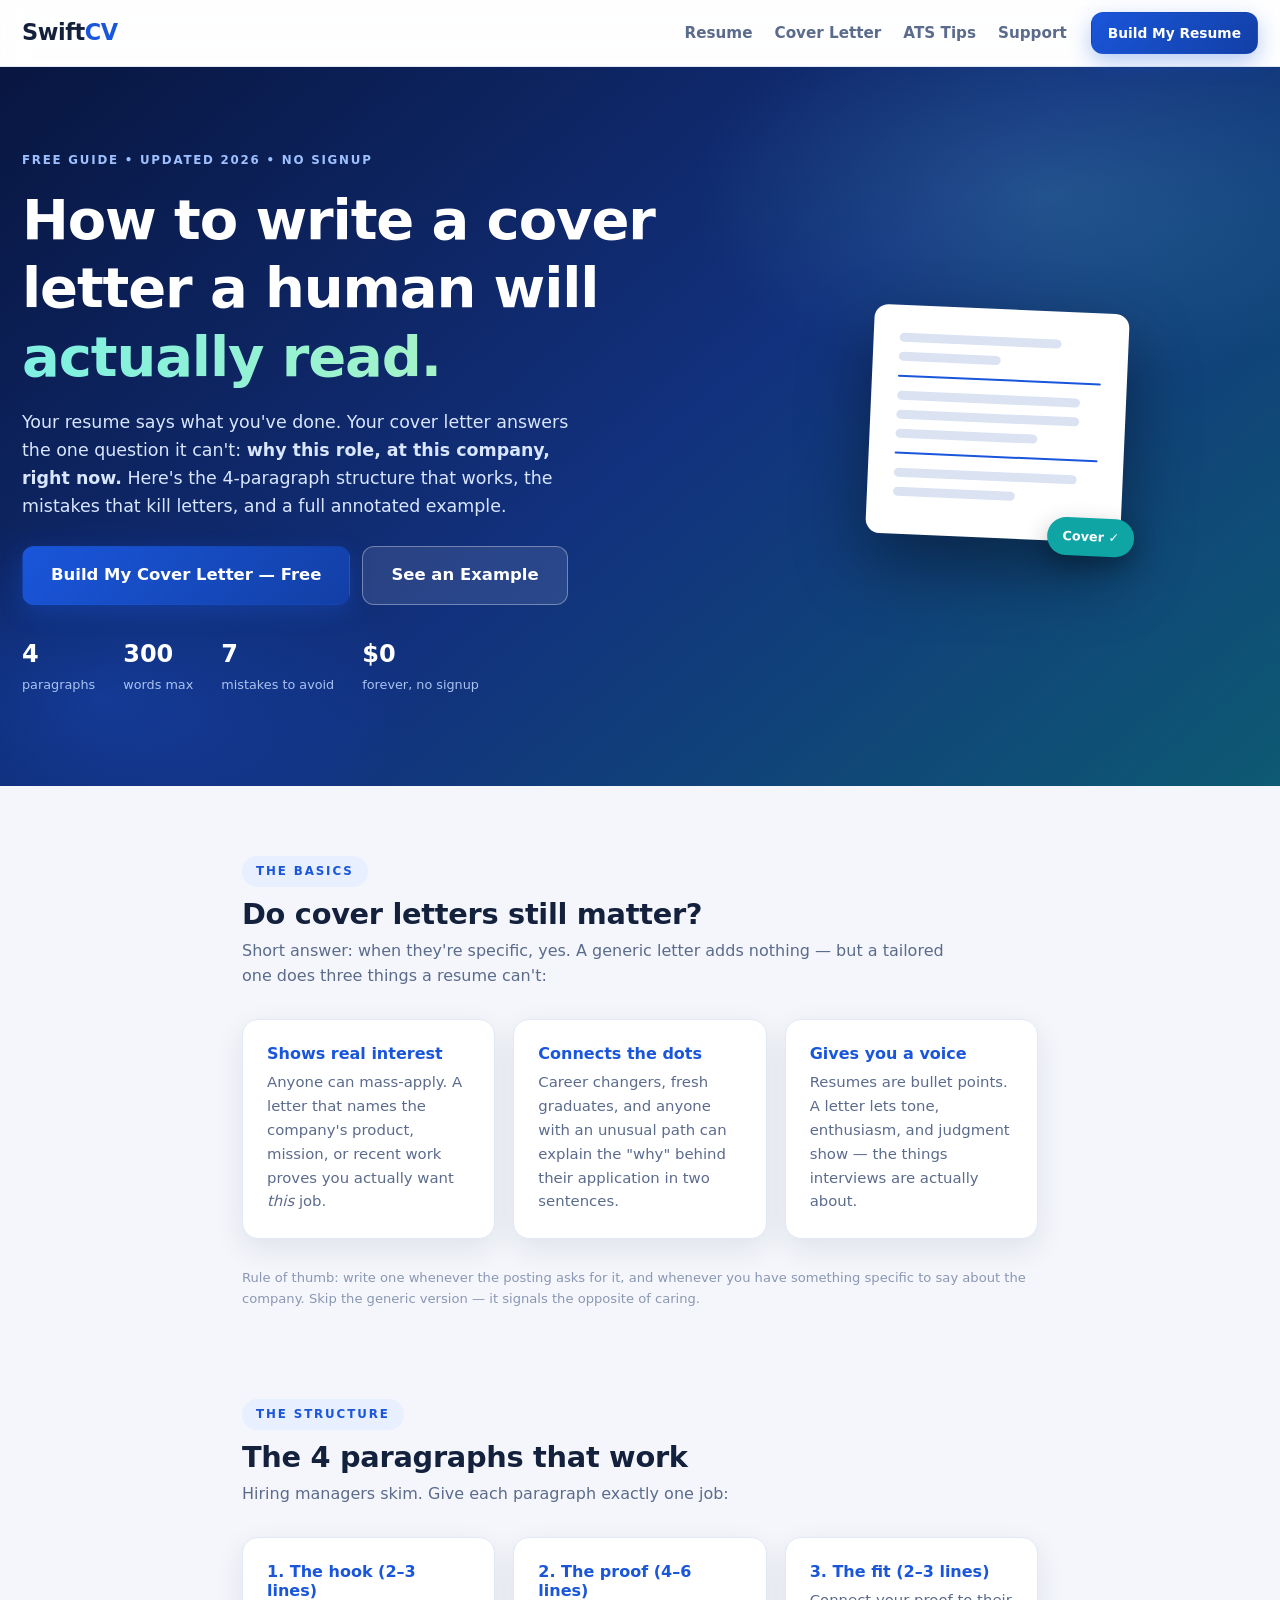
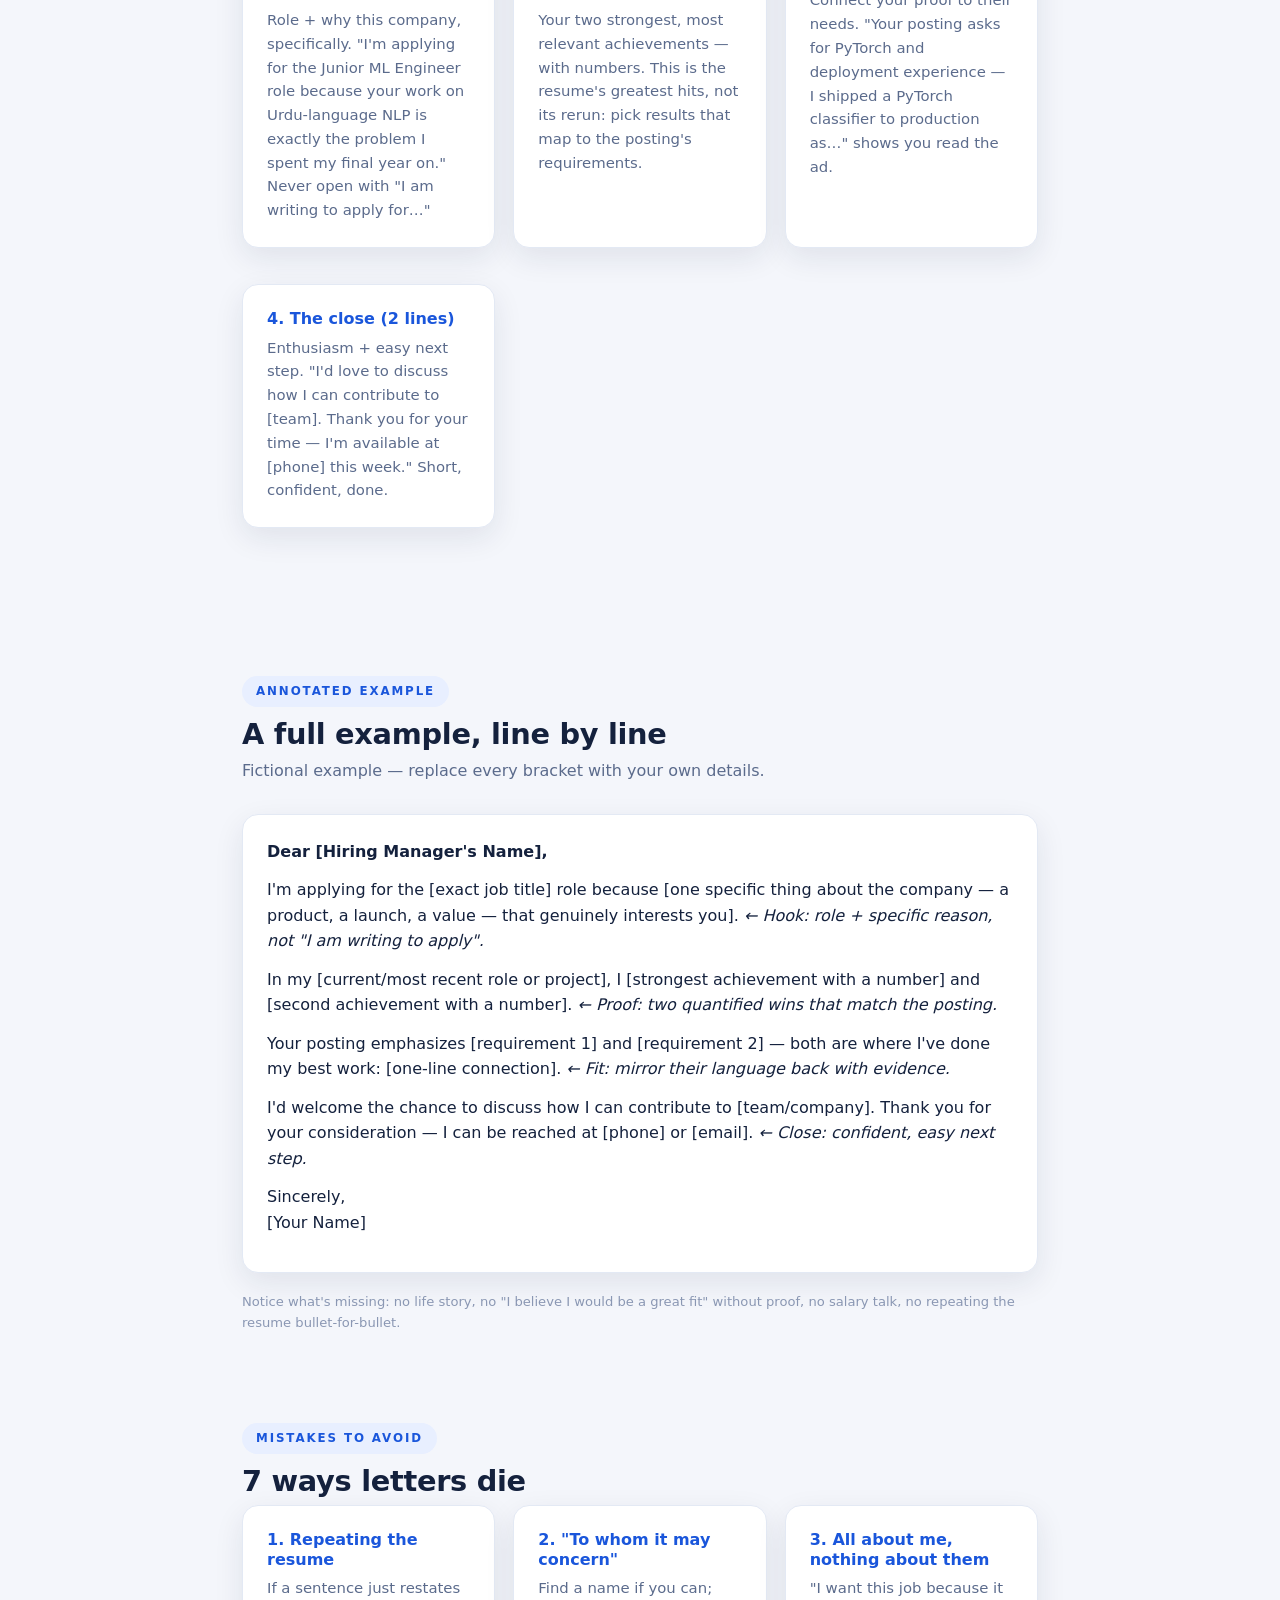
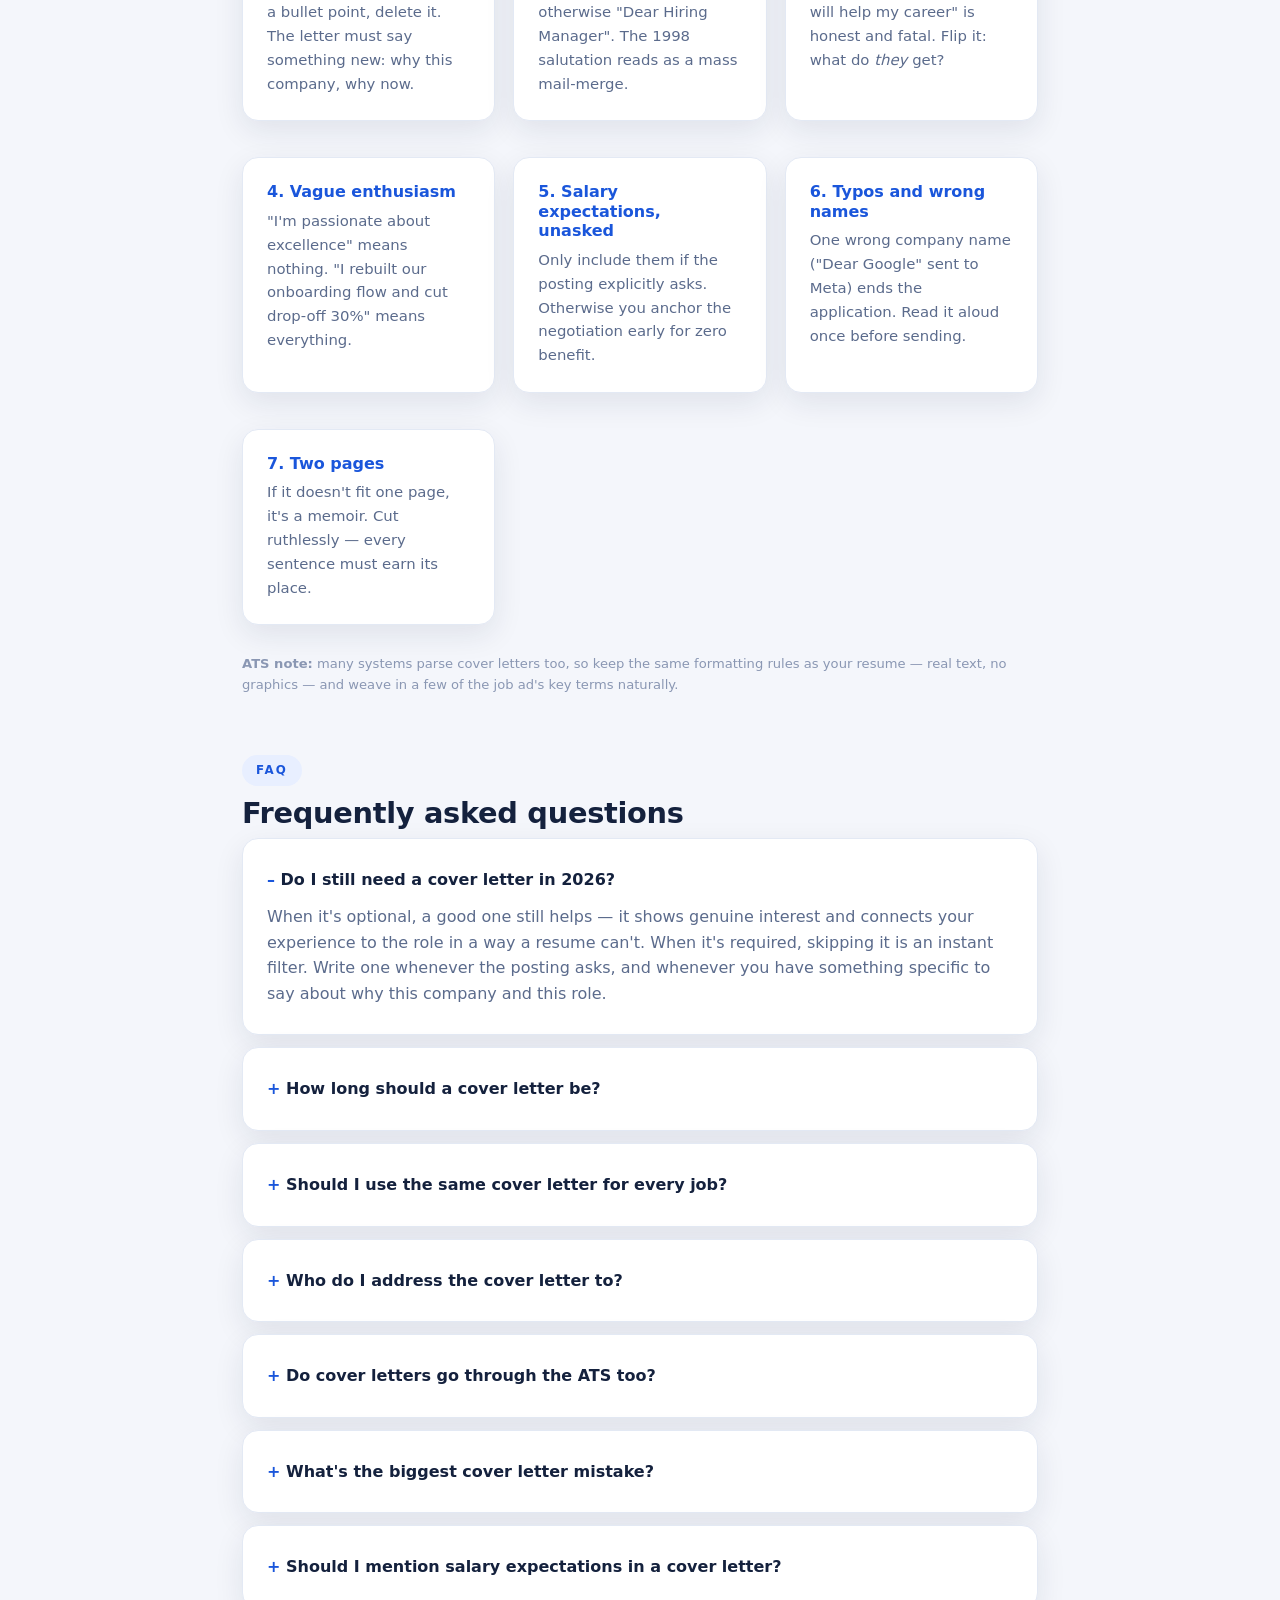
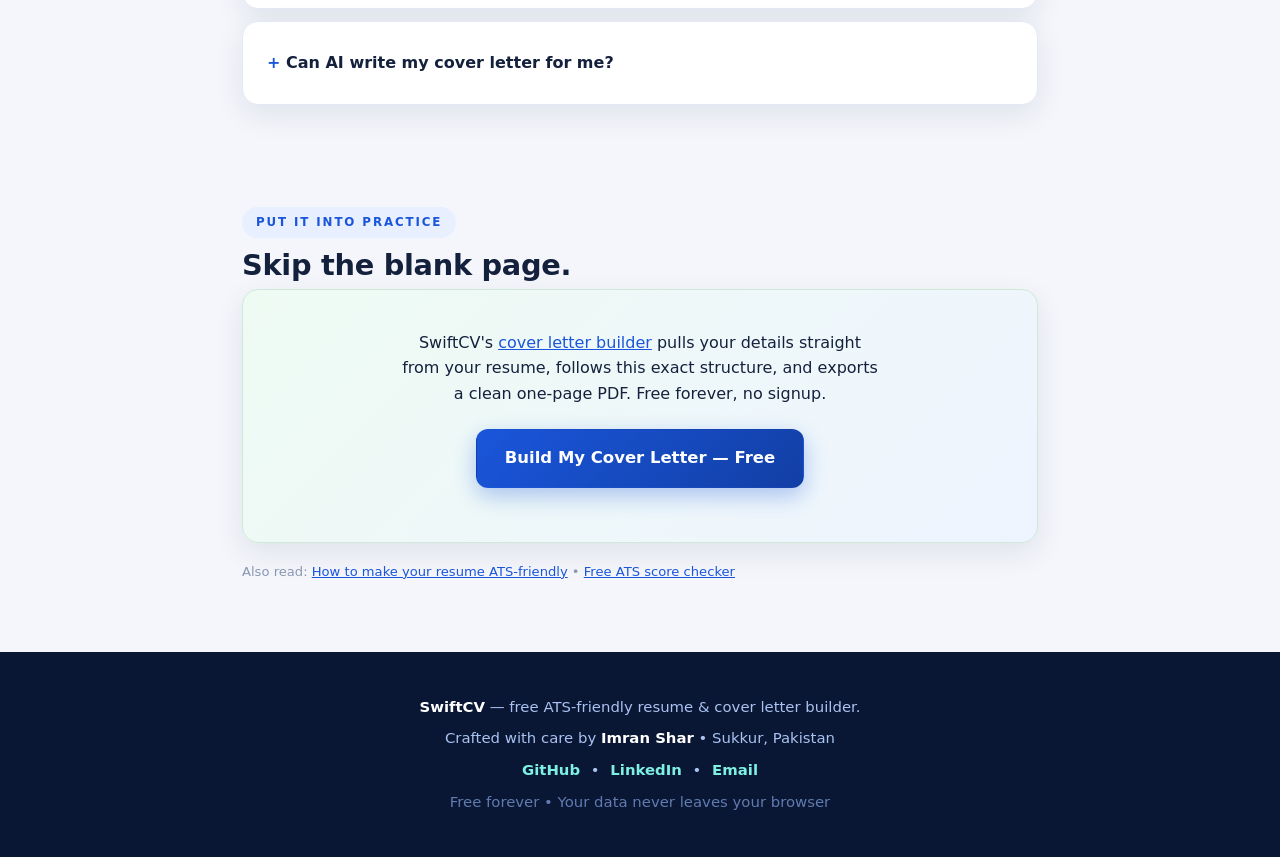
<file: cover-letter-guide.html>
<!DOCTYPE html>
<html lang="en">
<head>
<meta charset="UTF-8">
<meta name="viewport" content="width=device-width, initial-scale=1.0">
<title>How to Write a Cover Letter That Gets Read (2026 Guide) — Free | SwiftCV</title>
<meta name="description" content="A practical 2026 guide to writing cover letters: the 4-paragraph structure, do/don't rules, ATS notes, and a full annotated example. Free forever, no signup.">
<meta name="keywords" content="how to write a cover letter, cover letter tips, cover letter examples, cover letter guide, job application cover letter">
<link rel="canonical" href="https://swiftcv.neocities.org/cover-letter-guide">
<meta property="og:type" content="website">
<meta property="og:site_name" content="SwiftCV">
<meta property="og:title" content="How to Write a Cover Letter That Gets Read (2026 Guide)">
<meta property="og:description" content="The 4-paragraph structure, do/don't rules, ATS notes, and a full annotated example. Free guide, no signup.">
<meta property="og:url" content="https://swiftcv.neocities.org/cover-letter-guide">
<meta name="twitter:card" content="summary">
<meta name="twitter:title" content="How to Write a Cover Letter That Gets Read (2026 Guide)">
<meta name="twitter:description" content="Structure, examples, and mistakes to avoid. Free, no signup.">
<meta name="theme-color" content="#0b1e4b">
<script type="application/ld+json">
{
  "@context": "https://schema.org",
  "@type": "Article",
  "headline": "How to Write a Cover Letter That Gets Read (2026 Guide)",
  "description": "A practical guide to cover letters: the 4-paragraph structure hiring managers skim for, common mistakes, ATS considerations, and an annotated example.",
  "url": "https://swiftcv.neocities.org/cover-letter-guide",
  "datePublished": "2026-10-23",
  "author": { "@type": "Person", "name": "Imran Shar", "url": "https://github.com/imran-shar" },
  "publisher": { "@type": "Organization", "name": "SwiftCV", "url": "https://swiftcv.neocities.org/" }
}
</script>
<script type="application/ld+json">
{
  "@context": "https://schema.org",
  "@type": "FAQPage",
  "mainEntity": [
    {
      "@type": "Question",
      "name": "Do I still need a cover letter in 2026?",
      "acceptedAnswer": {
        "@type": "Answer",
        "text": "When it's optional, a good one still helps — it shows genuine interest and lets you connect your experience to the role in a way a resume can't. When it's required, skipping it is an instant filter. The rule: write one whenever the posting asks, and whenever you have something specific to say about why this company and this role."
      }
    },
    {
      "@type": "Question",
      "name": "How long should a cover letter be?",
      "acceptedAnswer": {
        "@type": "Answer",
        "text": "Under 300 words — three to four short paragraphs on one page. Hiring managers skim; every sentence must earn its place. If yours needs a second page, cut it in half."
      }
    },
    {
      "@type": "Question",
      "name": "Should I use the same cover letter for every job?",
      "acceptedAnswer": {
        "@type": "Answer",
        "text": "No. A generic letter is worse than none — it signals you didn't care enough to tailor it. Keep a reusable structure, but rewrite the hook paragraph and the proof paragraph for every application, referencing the company and the specific role."
      }
    },
    {
      "@type": "Question",
      "name": "Who do I address the cover letter to?",
      "acceptedAnswer": {
        "@type": "Answer",
        "text": "A named hiring manager if you can find one (check the posting or the company's site). Otherwise 'Dear Hiring Manager' is fine. Avoid 'To whom it may concern' — it reads as a form letter from 1998."
      }
    },
    {
      "@type": "Question",
      "name": "Do cover letters go through the ATS too?",
      "acceptedAnswer": {
        "@type": "Answer",
        "text": "Often, yes — many systems parse cover letters alongside resumes, so the same formatting rules apply: real text, no graphics, and a few of the job ad's key terms woven in naturally."
      }
    },
    {
      "@type": "Question",
      "name": "What's the biggest cover letter mistake?",
      "acceptedAnswer": {
        "@type": "Answer",
        "text": "Repeating your resume in paragraph form. The letter's job is to answer one question the resume can't: why this role, at this company, right now. If a sentence just restates a bullet point, delete it and say something new."
      }
    },
    {
      "@type": "Question",
      "name": "Should I mention salary expectations in a cover letter?",
      "acceptedAnswer": {
        "@type": "Answer",
        "text": "Only if the posting explicitly asks for them. Otherwise it anchors the negotiation early and for no benefit. Keep the letter about fit and enthusiasm."
      }
    },
    {
      "@type": "Question",
      "name": "Can AI write my cover letter for me?",
      "acceptedAnswer": {
        "@type": "Answer",
        "text": "AI can draft the structure, but generic AI letters are easy to spot — vague praise, no specifics, no voice. Use a tool for the skeleton, then rewrite it with real details about the company and your own measurable results. That specificity is what gets interviews."
      }
    }
  ]
}
</script>
<link rel="icon" href="data:image/svg+xml,%3Csvg xmlns='http://www.w3.org/2000/svg' viewBox='0 0 64 64'%3E%3Crect width='64' height='64' rx='14' fill='%231a56db'/%3E%3Ctext x='32' y='44' font-family='Arial' font-size='34' font-weight='bold' fill='white' text-anchor='middle'%3ES%3C/text%3E%3C/svg%3E">
<link rel="stylesheet" href="styles.css">
</head>
<body>

<header class="site-header">
  <div class="wrap header-inner">
    <a class="logo" href="/">Swift<span>CV</span></a>
    <nav class="nav">
      <a href="/#builder">Resume</a>
      <a href="/#cover-letter">Cover Letter</a>
      <a href="/#tips">ATS Tips</a>
      <a href="/#support">Support</a>
    </nav>
    <a class="btn btn-primary btn-sm" href="/#builder">Build My Resume</a>
  </div>
</header>

<main id="top">

  <!-- HERO -->
  <section class="hero">
    <div class="wrap hero-inner">
      <div class="hero-copy">
        <p class="eyebrow">Free guide &bull; Updated 2026 &bull; No signup</p>
        <h1>How to write a cover letter a human will <em>actually read.</em></h1>
        <p class="lede">Your resume says what you've done. Your cover letter answers the one question it can't: <strong>why this role, at this company, right now.</strong> Here's the 4-paragraph structure that works, the mistakes that kill letters, and a full annotated example.</p>
        <div class="hero-cta">
          <a class="btn btn-primary btn-lg" href="/#cover-letter">Build My Cover Letter — Free</a>
          <a class="btn btn-ghost btn-lg" href="#example">See an Example</a>
        </div>
        <div class="hero-stats">
          <div class="stat"><strong>4</strong><span>paragraphs</span></div>
          <div class="stat"><strong>300</strong><span>words max</span></div>
          <div class="stat"><strong>7</strong><span>mistakes to avoid</span></div>
          <div class="stat"><strong>$0</strong><span>forever, no signup</span></div>
        </div>
      </div>
      <div class="hero-art" aria-hidden="true">
        <div class="mini-doc">
          <div class="mini-line w80"></div>
          <div class="mini-line w50"></div>
          <div class="mini-rule"></div>
          <div class="mini-line w90"></div>
          <div class="mini-line w90"></div>
          <div class="mini-line w70"></div>
          <div class="mini-rule"></div>
          <div class="mini-line w90"></div>
          <div class="mini-line w60"></div>
          <div class="mini-badge">Cover ✓</div>
        </div>
      </div>
    </div>
  </section>

  <!-- WHY IT MATTERS -->
  <section class="builder-section">
    <div class="wrap narrow">
      <p class="eyebrow2">The basics</p>
      <h2 class="section-title">Do cover letters still matter?</h2>
      <p class="section-sub">Short answer: when they're specific, yes. A generic letter adds nothing — but a tailored one does three things a resume can't:</p>
      <div class="tips-grid">
        <div class="card tip"><h4>Shows real interest</h4><p>Anyone can mass-apply. A letter that names the company's product, mission, or recent work proves you actually want <em>this</em> job.</p></div>
        <div class="card tip"><h4>Connects the dots</h4><p>Career changers, fresh graduates, and anyone with an unusual path can explain the "why" behind their application in two sentences.</p></div>
        <div class="card tip"><h4>Gives you a voice</h4><p>Resumes are bullet points. A letter lets tone, enthusiasm, and judgment show — the things interviews are actually about.</p></div>
      </div>
      <p class="fine">Rule of thumb: write one whenever the posting asks for it, and whenever you have something specific to say about the company. Skip the generic version — it signals the opposite of caring.</p>
    </div>
  </section>

  <!-- 4-PARAGRAPH STRUCTURE -->
  <section class="tips-section">
    <div class="wrap narrow">
      <p class="eyebrow2">The structure</p>
      <h2 class="section-title">The 4 paragraphs that work</h2>
      <p class="section-sub">Hiring managers skim. Give each paragraph exactly one job:</p>
      <div class="tips-grid">
        <div class="card tip"><h4>1. The hook (2–3 lines)</h4><p>Role + why this company, specifically. "I'm applying for the Junior ML Engineer role because your work on Urdu-language NLP is exactly the problem I spent my final year on." Never open with "I am writing to apply for…"</p></div>
        <div class="card tip"><h4>2. The proof (4–6 lines)</h4><p>Your two strongest, most relevant achievements — with numbers. This is the resume's greatest hits, not its rerun: pick results that map to the posting's requirements.</p></div>
        <div class="card tip"><h4>3. The fit (2–3 lines)</h4><p>Connect your proof to their needs. "Your posting asks for PyTorch and deployment experience — I shipped a PyTorch classifier to production as…" shows you read the ad.</p></div>
        <div class="card tip"><h4>4. The close (2 lines)</h4><p>Enthusiasm + easy next step. "I'd love to discuss how I can contribute to [team]. Thank you for your time — I'm available at [phone] this week." Short, confident, done.</p></div>
      </div>
    </div>
  </section>

  <!-- EXAMPLE -->
  <section id="example" class="builder-section">
    <div class="wrap narrow">
      <p class="eyebrow2">Annotated example</p>
      <h2 class="section-title">A full example, line by line</h2>
      <p class="section-sub">Fictional example — replace every bracket with your own details.</p>
      <div class="card">
        <p><strong>Dear [Hiring Manager's Name],</strong></p>
        <p>I'm applying for the [exact job title] role because [one specific thing about the company — a product, a launch, a value — that genuinely interests you]. <em>← Hook: role + specific reason, not "I am writing to apply".</em></p>
        <p>In my [current/most recent role or project], I [strongest achievement with a number] and [second achievement with a number]. <em>← Proof: two quantified wins that match the posting.</em></p>
        <p>Your posting emphasizes [requirement 1] and [requirement 2] — both are where I've done my best work: [one-line connection]. <em>← Fit: mirror their language back with evidence.</em></p>
        <p>I'd welcome the chance to discuss how I can contribute to [team/company]. Thank you for your consideration — I can be reached at [phone] or [email]. <em>← Close: confident, easy next step.</em></p>
        <p>Sincerely,<br>[Your Name]</p>
      </div>
      <p class="fine">Notice what's missing: no life story, no "I believe I would be a great fit" without proof, no salary talk, no repeating the resume bullet-for-bullet.</p>
    </div>
  </section>

  <!-- MISTAKES -->
  <section class="tips-section">
    <div class="wrap narrow">
      <p class="eyebrow2">Mistakes to avoid</p>
      <h2 class="section-title">7 ways letters die</h2>
      <div class="tips-grid">
        <div class="card tip"><h4>1. Repeating the resume</h4><p>If a sentence just restates a bullet point, delete it. The letter must say something new: why this company, why now.</p></div>
        <div class="card tip"><h4>2. "To whom it may concern"</h4><p>Find a name if you can; otherwise "Dear Hiring Manager". The 1998 salutation reads as a mass mail-merge.</p></div>
        <div class="card tip"><h4>3. All about me, nothing about them</h4><p>"I want this job because it will help my career" is honest and fatal. Flip it: what do <em>they</em> get?</p></div>
        <div class="card tip"><h4>4. Vague enthusiasm</h4><p>"I'm passionate about excellence" means nothing. "I rebuilt our onboarding flow and cut drop-off 30%" means everything.</p></div>
        <div class="card tip"><h4>5. Salary expectations, unasked</h4><p>Only include them if the posting explicitly asks. Otherwise you anchor the negotiation early for zero benefit.</p></div>
        <div class="card tip"><h4>6. Typos and wrong names</h4><p>One wrong company name ("Dear Google" sent to Meta) ends the application. Read it aloud once before sending.</p></div>
        <div class="card tip"><h4>7. Two pages</h4><p>If it doesn't fit one page, it's a memoir. Cut ruthlessly — every sentence must earn its place.</p></div>
      </div>
      <p class="fine"><strong>ATS note:</strong> many systems parse cover letters too, so keep the same formatting rules as your resume — real text, no graphics — and weave in a few of the job ad's key terms naturally.</p>
    </div>
  </section>

  <!-- FAQ -->
  <section id="faq" class="faq-section">
    <div class="wrap narrow">
      <p class="eyebrow2">FAQ</p>
      <h2 class="section-title">Frequently asked questions</h2>
      <details class="card" open><summary>Do I still need a cover letter in 2026?</summary><p>When it's optional, a good one still helps — it shows genuine interest and connects your experience to the role in a way a resume can't. When it's required, skipping it is an instant filter. Write one whenever the posting asks, and whenever you have something specific to say about why this company and this role.</p></details>
      <details class="card"><summary>How long should a cover letter be?</summary><p>Under 300 words — three to four short paragraphs on one page. Hiring managers skim; every sentence must earn its place. If yours needs a second page, cut it in half.</p></details>
      <details class="card"><summary>Should I use the same cover letter for every job?</summary><p>No. A generic letter is worse than none — it signals you didn't care enough to tailor it. Keep a reusable structure, but rewrite the hook and proof paragraphs for every application, referencing the company and the specific role.</p></details>
      <details class="card"><summary>Who do I address the cover letter to?</summary><p>A named hiring manager if you can find one (check the posting or the company's site). Otherwise "Dear Hiring Manager" is fine. Avoid "To whom it may concern".</p></details>
      <details class="card"><summary>Do cover letters go through the ATS too?</summary><p>Often, yes — many systems parse cover letters alongside resumes, so the same formatting rules apply: real text, no graphics, and a few of the job ad's key terms woven in naturally.</p></details>
      <details class="card"><summary>What's the biggest cover letter mistake?</summary><p>Repeating your resume in paragraph form. The letter's job is to answer one question the resume can't: why this role, at this company, right now. If a sentence just restates a bullet point, delete it and say something new.</p></details>
      <details class="card"><summary>Should I mention salary expectations in a cover letter?</summary><p>Only if the posting explicitly asks for them. Otherwise it anchors the negotiation early and for no benefit. Keep the letter about fit and enthusiasm.</p></details>
      <details class="card"><summary>Can AI write my cover letter for me?</summary><p>AI can draft the structure, but generic AI letters are easy to spot — vague praise, no specifics, no voice. Use a tool for the skeleton, then rewrite it with real details about the company and your own measurable results. That specificity is what gets interviews.</p></details>
    </div>
  </section>

  <!-- CTA -->
  <section class="support-section">
    <div class="wrap narrow">
      <p class="eyebrow2">Put it into practice</p>
      <h2 class="section-title">Skip the blank page.</h2>
      <div class="card support-card">
        <p>SwiftCV's <a href="/#cover-letter">cover letter builder</a> pulls your details straight from your resume, follows this exact structure, and exports a clean one-page PDF. Free forever, no signup.</p>
        <a class="btn btn-primary btn-lg" href="/#cover-letter">Build My Cover Letter — Free</a>
      </div>
      <p class="fine">Also read: <a href="ats-resume-guide">How to make your resume ATS-friendly</a> &bull; <a href="ats-score-checker">Free ATS score checker</a></p>
    </div>
  </section>

</main>

<footer class="site-footer">
  <div class="wrap footer-inner">
    <p class="footer-brand"><strong>SwiftCV</strong> — free ATS-friendly resume &amp; cover letter builder.</p>
    <p class="footer-owner">Crafted with care by <strong>Imran Shar</strong> &bull; Sukkur, Pakistan</p>
    <p class="footer-social">
      <a href="https://github.com/imran-shar" target="_blank" rel="noopener">GitHub</a>
      <span aria-hidden="true">&bull;</span>
      <a href="https://linkedin.com/in/imran-shar-946106374" target="_blank" rel="noopener">LinkedIn</a>
      <span aria-hidden="true">&bull;</span>
      <a href="mailto:imranshar122@gmail.com">Email</a>
    </p>
    <p class="footer-fine">Free forever &bull; Your data never leaves your browser</p>
  </div>
</footer>

<div id="toast" class="toast" role="status" aria-live="polite"></div>
</body>
</html>
</file>
<file: styles.css>
/* ============ SwiftCV — premium theme ============ */
:root{
  --bg:#f4f6fb; --card:#ffffff; --ink:#14213d; --muted:#5b6b8c;
  --line:#e3e9f4; --brand:#1a56db; --brand-d:#123fa5; --brand-soft:#e8efff;
  --accent:#0ea5a4; --gold:#f59e0b;
  --ok:#15803d; --warn:#b45309; --bad:#b91c1c;
  --wa:#25d366; --wa-d:#1da851;
  --radius:16px; --shadow:0 10px 30px rgba(20,33,61,.09);
  --shadow-lg:0 24px 60px rgba(20,33,61,.14);
  --font:"Segoe UI",system-ui,-apple-system,Arial,sans-serif;
}
*{box-sizing:border-box}
html{scroll-behavior:smooth}
body{margin:0;font-family:var(--font);background:var(--bg);color:var(--ink);line-height:1.6;-webkit-font-smoothing:antialiased}
.wrap{max-width:1280px;margin:0 auto;padding:0 22px}
.wrap.narrow{max-width:840px}
h1,h2,h3,h4{line-height:1.22;margin:0 0 .6em}
p{margin:0 0 .8em}
a{color:var(--brand)}
.eyebrow2{display:inline-block;font-size:.74rem;font-weight:800;letter-spacing:.16em;text-transform:uppercase;color:var(--brand);background:var(--brand-soft);border-radius:999px;padding:6px 14px;margin-bottom:10px}

/* ============ header ============ */
.site-header{position:sticky;top:0;z-index:50;background:rgba(255,255,255,.9);backdrop-filter:blur(12px);border-bottom:1px solid var(--line)}
.header-inner{display:flex;align-items:center;gap:24px;height:66px}
.logo{font-weight:800;font-size:1.4rem;color:var(--ink);text-decoration:none;letter-spacing:-.02em}
.logo span{color:var(--brand)}
.nav{display:flex;gap:22px;margin-left:auto}
.nav a{color:var(--muted);text-decoration:none;font-weight:600;font-size:.95rem}
.nav a:hover{color:var(--ink)}

/* ============ buttons ============ */
.btn{display:inline-flex;align-items:center;justify-content:center;gap:8px;border:1px solid transparent;border-radius:12px;cursor:pointer;font-weight:700;font-family:inherit;text-decoration:none;transition:transform .08s ease,box-shadow .18s ease,background .18s ease}
.btn:active{transform:translateY(1px)}
.btn-primary{background:linear-gradient(135deg,var(--brand),var(--brand-d));color:#fff;box-shadow:0 8px 22px rgba(26,86,219,.32)}
.btn-primary:hover{box-shadow:0 10px 28px rgba(26,86,219,.45);filter:brightness(1.06)}
.btn-ghost{background:#fff;border-color:var(--line);color:var(--ink)}
.btn-ghost:hover{border-color:var(--brand);color:var(--brand)}
.btn-whatsapp{background:linear-gradient(135deg,var(--wa),var(--wa-d));color:#fff;box-shadow:0 8px 22px rgba(37,211,102,.35)}
.btn-whatsapp:hover{filter:brightness(1.06)}
.btn-sm{padding:9px 16px;font-size:.86rem}
.btn-lg{padding:15px 28px;font-size:1.03rem}
.file-btn{overflow:hidden}

/* ============ hero ============ */
.hero{position:relative;background:linear-gradient(140deg,#081640 0%,#12317e 52%,#0b6e6d 125%);color:#fff;padding:84px 0 90px;overflow:hidden}
.hero::before{content:"";position:absolute;inset:0;background:radial-gradient(600px 320px at 82% 18%,rgba(126,240,226,.16),transparent 60%),radial-gradient(520px 300px at 8% 88%,rgba(26,86,219,.35),transparent 60%);pointer-events:none}
.hero-inner{position:relative;display:grid;grid-template-columns:1.12fr .88fr;gap:52px;align-items:center}
.eyebrow{letter-spacing:.15em;text-transform:uppercase;font-size:.74rem;font-weight:800;color:#9fc0ff;margin-bottom:16px}
.hero h1{font-size:clamp(2.1rem,4.6vw,3.5rem);font-weight:800;letter-spacing:-.02em;margin-bottom:18px}
.hero h1 em{font-style:normal;background:linear-gradient(90deg,#7ef0e2,#a5f3c8);-webkit-background-clip:text;background-clip:text;color:transparent}
.lede{font-size:1.09rem;color:#d8e6ff;max-width:35rem}
.hero-cta{display:flex;gap:12px;flex-wrap:wrap;margin:26px 0 30px}
.hero-cta .btn-ghost{background:rgba(255,255,255,.1);border-color:rgba(255,255,255,.35);color:#fff}
.hero-cta .btn-ghost:hover{border-color:#fff;color:#fff}
.hero-stats{display:grid;grid-template-columns:repeat(4,auto);gap:28px;justify-content:start}
.stat{display:grid;gap:2px}
.stat strong{font-size:1.5rem;font-weight:800;color:#fff}
.stat span{font-size:.8rem;color:#a9c2f2}
.hero-art{display:flex;justify-content:center}
.mini-doc{position:relative;width:255px;background:#fff;border-radius:14px;padding:28px 26px;box-shadow:0 30px 70px rgba(0,0,0,.4);transform:rotate(2.5deg)}
.mini-line{height:9px;border-radius:5px;background:#dbe3f2;margin-bottom:10px}
.mini-line.w50{width:50%}.mini-line.w60{width:60%}.mini-line.w70{width:70%}.mini-line.w80{width:80%}.mini-line.w90{width:90%}
.mini-rule{height:2px;background:var(--brand);margin:14px 0;border-radius:2px}
.mini-badge{position:absolute;right:-14px;bottom:-14px;background:var(--accent);color:#fff;font-weight:800;font-size:.8rem;padding:9px 15px;border-radius:999px;box-shadow:0 10px 24px rgba(0,0,0,.3)}

/* ============ steps ============ */
.steps-section{padding:0;margin-top:-34px;position:relative;z-index:5}
.steps-grid{display:grid;grid-template-columns:repeat(3,1fr);gap:18px}
.step{position:relative;padding:26px 24px 24px 84px}
.step-n{position:absolute;left:24px;top:24px;width:44px;height:44px;border-radius:14px;background:linear-gradient(135deg,var(--brand),var(--brand-d));color:#fff;font-weight:800;font-size:1.2rem;display:flex;align-items:center;justify-content:center;box-shadow:0 8px 18px rgba(26,86,219,.3)}
.step h4{margin-bottom:6px}
.step p{font-size:.92rem;color:var(--muted);margin:0}

/* ============ sections ============ */
.builder-section{padding:70px 0 30px}
.cover-section{padding:46px 0;background:linear-gradient(180deg,#eef3fd,#f4f6fb);border-top:1px solid var(--line);border-bottom:1px solid var(--line)}
.tips-section{padding:60px 0}
.support-section{padding:10px 0 60px}
.faq-section{padding:0 0 80px}
.section-title{font-size:1.8rem;letter-spacing:-.01em;margin-bottom:6px}
.section-sub{color:var(--muted);margin-bottom:30px;max-width:44rem}

/* ============ cards & form ============ */
.card{background:var(--card);border:1px solid var(--line);border-radius:var(--radius);box-shadow:var(--shadow);padding:24px;margin-bottom:18px}
.card h3{font-size:1.06rem;margin-bottom:14px}
.card-head{display:flex;align-items:center;justify-content:space-between;gap:12px;margin-bottom:14px}
.card-head h3{margin:0}
label{display:block;font-size:.86rem;font-weight:600;color:var(--muted);margin-bottom:12px}
label .opt{font-weight:400;color:#93a1bd}
input,textarea{width:100%;margin-top:6px;padding:11px 13px;border:1.5px solid var(--line);border-radius:10px;font:inherit;color:var(--ink);background:#fbfcff;transition:border-color .15s,box-shadow .15s}
input:focus,textarea:focus{outline:none;border-color:var(--brand);box-shadow:0 0 0 3px rgba(26,86,219,.14);background:#fff}
textarea{resize:vertical}
.grid2{display:grid;grid-template-columns:1fr 1fr;gap:0 14px}
.grid2 .span2{grid-column:1/-1}
.muted{color:var(--muted);font-size:.92rem}
.fine{font-size:.82rem;color:#8a97b3;margin:10px 0 0}

/* import card */
.import-card{background:linear-gradient(135deg,#eef3ff,#e6fbf6);border:1px solid #c9d9fb}
.import-row{display:flex;align-items:center;gap:14px;flex-wrap:wrap;margin-top:6px}

/* toolbar */
.toolbar{display:flex;justify-content:space-between;align-items:flex-end;gap:16px;flex-wrap:wrap}
.toolbar-label{font-size:.76rem;font-weight:800;text-transform:uppercase;letter-spacing:.09em;color:var(--muted);margin:0 0 8px}
.tpl-picker{display:flex;gap:8px}
.tpl-btn{border:1.5px solid var(--line);background:#fbfcff;border-radius:10px;padding:9px 18px;font:inherit;font-weight:700;font-size:.88rem;color:var(--muted);cursor:pointer;transition:all .15s}
.tpl-btn:hover{border-color:var(--brand);color:var(--brand)}
.tpl-btn.is-active{background:linear-gradient(135deg,var(--brand),var(--brand-d));border-color:var(--brand);color:#fff;box-shadow:0 6px 16px rgba(26,86,219,.3)}
.toolbar-actions{display:flex;gap:8px}

/* dynamic entries */
.entry{border:1px dashed var(--line);border-radius:12px;padding:18px 16px 8px;margin-bottom:12px;background:#fbfcff;position:relative}
.entry .grid2{gap:0 12px}
.entry-remove{position:absolute;top:10px;right:12px;border:none;background:none;color:#b91c1c;font-size:.8rem;font-weight:700;cursor:pointer}
.entry-remove:hover{text-decoration:underline}
.entry h4{font-size:.92rem;margin:0 0 10px;color:var(--ink);padding-right:70px}
.present-row{display:flex;align-items:center;gap:8px;font-size:.86rem;color:var(--muted);margin:2px 0 12px}
.present-row input{width:auto;margin:0}

/* ============ builder layout ============ */
.builder-grid{display:grid;grid-template-columns:1fr 1fr;gap:30px;align-items:start}
.preview-col{position:sticky;top:86px}
.preview-actions{display:flex;gap:10px;margin-bottom:14px;flex-wrap:wrap}

/* ============ resume sheet (screen) ============ */
.sheet{background:#fff;border:1px solid var(--line);border-radius:8px;box-shadow:var(--shadow-lg);padding:50px 54px;margin-bottom:18px;max-width:820px;font-size:14.5px;line-height:1.55;color:#111;overflow-wrap:break-word}
.sheet h2{font-size:1.05rem;margin:18px 0 8px;letter-spacing:.02em}
.sheet p{margin:0 0 8px}
.sheet ul{margin:4px 0 10px;padding-left:20px}
.sheet li{margin-bottom:4px}
.r-name{font-size:1.7rem;font-weight:800;margin:0 0 2px}
.r-title{font-size:1.02rem;color:#333;margin:0 0 8px;font-weight:600}
.r-contact{font-size:.86rem;color:#444;margin:0 0 6px}
.r-item{margin-bottom:10px}
.r-item-head{display:flex;justify-content:space-between;gap:12px;font-weight:700}
.r-item-sub{color:#333;font-size:.92em}
.r-dates{white-space:nowrap;color:#444;font-weight:400;font-size:.9em}
.cl-head{margin-bottom:14px}

/* Professional — mirrors a classic ATS resume layout: centered header, • separators */
.tpl-professional{font-family:Arial,Helvetica,sans-serif;font-size:13.5px}
.tpl-professional .r-name{text-align:center;font-size:1.8rem;font-weight:800;letter-spacing:.01em;margin-bottom:4px}
.tpl-professional .r-title{text-align:center;color:#333;font-size:1rem}
.tpl-professional .r-contact{text-align:center;font-size:.88rem;margin-bottom:4px}
.tpl-professional .r-sec-head{font-size:.98rem;font-weight:800;text-transform:uppercase;letter-spacing:.09em;border-bottom:1.5px solid #111;padding-bottom:4px;margin:20px 0 10px}
.tpl-professional .r-item{margin-bottom:12px}
.tpl-professional ul{margin:4px 0 10px}
.tpl-professional .cl-head .r-name{text-align:left}

/* templates */
.tpl-classic{font-family:Georgia,"Times New Roman",serif}
.tpl-classic .r-name,.tpl-classic .r-title{text-align:center}
.tpl-classic .r-contact{text-align:center}
.tpl-classic .r-sec-head{border-bottom:1.5px solid #111;padding-bottom:3px;text-transform:uppercase;font-size:.95rem;letter-spacing:.06em}
.tpl-modern{font-family:Arial,Helvetica,sans-serif}
.tpl-modern .r-name{color:var(--brand);font-size:1.9rem}
.tpl-modern .r-sec-head{color:var(--brand);border-bottom:2px solid var(--brand);padding-bottom:3px;font-size:1rem;text-transform:uppercase;letter-spacing:.05em}
.tpl-compact{font-family:Arial,Helvetica,sans-serif;font-size:12.5px;padding:38px 42px}
.tpl-compact .r-name{font-size:1.4rem}
.tpl-compact .r-sec-head{font-size:.9rem;border-bottom:1px solid #333;padding-bottom:2px;text-transform:uppercase;letter-spacing:.05em;margin:14px 0 6px}
.tpl-compact ul{margin:2px 0 8px}
.sheet-empty{color:#93a1bd;text-align:center;padding:60px 20px;font-size:.95rem}

/* ============ ATS panel ============ */
.ats-card .card-head{margin-bottom:6px}
.score-ring{width:76px;height:76px;border-radius:50%;display:flex;align-items:baseline;justify-content:center;gap:2px;font-weight:800;color:#fff;background:conic-gradient(var(--ok) 0%,#e4e9f2 0);flex:none;box-shadow:inset 0 0 0 6px #fff}
.score-ring span{font-size:1.5rem}
.score-ring small{font-size:.7rem;font-weight:600;opacity:.9}
.checks{list-style:none;margin:12px 0 0;padding:0;display:grid;gap:9px}
.checks li{display:flex;gap:10px;align-items:flex-start;font-size:.9rem}
.checks .ic{flex:none;width:22px;height:22px;border-radius:50%;display:flex;align-items:center;justify-content:center;font-size:.75rem;font-weight:800;color:#fff}
.checks li.pass .ic{background:var(--ok)}
.checks li.warn .ic{background:var(--warn)}
.checks li.fail .ic{background:var(--bad)}
.checks .hint{display:block;color:var(--muted);font-size:.8rem}

/* ============ JD matcher ============ */
.jd-results{margin-top:14px;border-top:1px solid var(--line);padding-top:14px}
.jd-score{font-size:1rem}
.jd-label{font-size:.8rem;font-weight:800;text-transform:uppercase;letter-spacing:.07em;color:var(--muted);margin:12px 0 8px}
.kw-list{display:flex;flex-wrap:wrap;gap:8px}
.kw{background:#fef3c7;border:1px solid #f5d67b;color:#8a5a00;border-radius:999px;padding:4px 12px;font-size:.82rem;font-weight:600}
.kw.found{background:#dcfce7;border-color:#86c795;color:#15803d}

/* ============ tips ============ */
.tips-grid{display:grid;grid-template-columns:repeat(3,1fr);gap:18px}
.tip{transition:transform .18s ease,box-shadow .18s ease}
.tip:hover{transform:translateY(-4px);box-shadow:var(--shadow-lg)}
.tip h4{margin-bottom:8px;color:var(--brand)}
.tip p{font-size:.93rem;color:var(--muted);margin:0}

/* ============ support ============ */
.support-card{text-align:center;padding:40px 32px;background:linear-gradient(135deg,#eefbf3,#eef4ff);border:1px solid #cde9d8}
.support-icon{font-size:2.6rem;margin-bottom:8px}
.support-card p{max-width:30rem;margin-left:auto;margin-right:auto}
.support-card .btn{margin:10px 0 14px}

/* ============ faq ============ */
.faq-section details{margin-bottom:12px;cursor:pointer}
.faq-section summary{font-weight:700;padding:4px 0;list-style:none;cursor:pointer}
.faq-section summary::-webkit-details-marker{display:none}
.faq-section summary::before{content:"+ ";color:var(--brand);font-weight:800}
.faq-section details[open] summary::before{content:"– "}
.faq-section details p{color:var(--muted);margin:8px 0 4px}

/* ============ footer ============ */
.site-footer{background:#0a1734;color:#a9c2f2;padding:44px 0 34px;margin-top:10px}
.footer-inner{text-align:center}
.footer-inner p{margin:0 0 8px;font-size:.93rem}
.footer-brand strong,.footer-owner strong{color:#fff}
.footer-social a{color:#7ef0e2;text-decoration:none;font-weight:700;margin:0 6px}
.footer-social a:hover{text-decoration:underline}
.footer-fine{font-size:.8rem;color:#5f7bb0}

/* ============ whatsapp float ============ */
.wa-float{position:fixed;right:22px;bottom:22px;width:60px;height:60px;border-radius:50%;background:linear-gradient(135deg,var(--wa),var(--wa-d));display:flex;align-items:center;justify-content:center;box-shadow:0 12px 30px rgba(37,211,102,.45);z-index:60;transition:transform .15s ease}
.wa-float:hover{transform:scale(1.08)}

/* ============ toast ============ */
.toast{position:fixed;bottom:24px;left:50%;transform:translateX(-50%) translateY(20px);background:#14213d;color:#fff;padding:13px 24px;border-radius:999px;font-weight:600;font-size:.9rem;opacity:0;pointer-events:none;transition:opacity .25s ease,transform .25s ease;z-index:100;box-shadow:0 14px 34px rgba(0,0,0,.32);max-width:90vw;text-align:center}
.toast.show{opacity:1;transform:translateX(-50%) translateY(0)}

/* ============ ATS groups ============ */
.ats-group{border-top:1px solid var(--line);padding-top:14px;margin-top:14px}
.ats-group:first-child{border-top:none;padding-top:0;margin-top:12px}
.ats-group-head{display:flex;align-items:center;justify-content:space-between;margin-bottom:8px;font-weight:800;font-size:.95rem}
.grade{width:34px;height:34px;border-radius:10px;display:flex;align-items:center;justify-content:center;font-weight:800;color:#fff;font-size:1rem}
.grade-a{background:var(--ok)}
.grade-b{background:#65a30d}
.grade-c{background:var(--warn)}
.grade-d{background:var(--bad)}
.bar{height:8px;border-radius:99px;background:#e8edf6;overflow:hidden;margin-bottom:10px}
.bar i{display:block;height:100%;border-radius:99px;background:linear-gradient(90deg,var(--brand),var(--accent))}

/* ============ bullet coach ============ */
.coach-summary{font-size:.95rem;margin-bottom:12px}
.coach-item{border:1px solid var(--line);border-radius:10px;padding:12px 14px;margin-bottom:10px;background:#fbfcff}
.coach-item.ok{border-color:#bbf7d0;background:#f0fdf4}
.coach-bullet{font-size:.88rem;margin-bottom:6px}
.coach-where{display:inline-block;font-size:.72rem;font-weight:700;color:var(--muted);background:#eef1f7;border-radius:99px;padding:2px 10px;margin-left:6px;vertical-align:middle}
.coach-tip{font-size:.84rem;color:#8a5a00;background:#fef9e7;border:1px solid #f5e3a8;border-radius:8px;padding:7px 10px;margin-top:6px}
.coach-tip.good{color:var(--ok);background:#f0fdf4;border-color:#bbf7d0}

/* ============ responsive ============ */
@media (max-width:1020px){
  .builder-grid{grid-template-columns:1fr}
  .preview-col{position:static}
  .tips-grid{grid-template-columns:repeat(2,1fr)}
  .hero-inner{grid-template-columns:1fr}
  .hero-art{display:none}
  .hero-stats{grid-template-columns:repeat(2,1fr);gap:16px}
}
@media (max-width:640px){
  .grid2{grid-template-columns:1fr}
  .tips-grid{grid-template-columns:1fr}
  .steps-grid{grid-template-columns:1fr}
  .nav{display:none}
  .sheet{padding:30px 22px}
  .wa-float{width:52px;height:52px;right:16px;bottom:16px}
}

/* ============ compare table (guide pages) ============ */
.compare-table{width:100%;border-collapse:collapse;font-size:.92rem}
.compare-table th{text-align:left;padding:10px 12px;background:#0b1e4b;color:#fff;font-weight:700}
.compare-table th:first-child{border-radius:8px 0 0 0}
.compare-table th:last-child{border-radius:0 8px 0 0}
.compare-table td{padding:10px 12px;border-bottom:1px solid #e6ecf7;vertical-align:top}
.compare-table tbody tr:last-child td{border-bottom:none}
.compare-table td:first-child{color:#127a3a}
.compare-table td:last-child{color:#b3261e}
@media (max-width:640px){.compare-table{font-size:.82rem}.compare-table td,.compare-table th{padding:8px}}

/* ============ print ============ */
@media print{
  @page{size:A4;margin:12mm}
  body{background:#fff}
  body.is-printing > *:not(#resume-sheet):not(#cover-sheet){display:none !important}
  body.is-printing > #resume-sheet,body.is-printing > #cover-sheet{
    display:block;position:static;width:100%;max-width:none;margin:0;padding:0;
    border:none;border-radius:0;box-shadow:none;
  }
  .toast,.wa-float{display:none !important}
}
</file>
